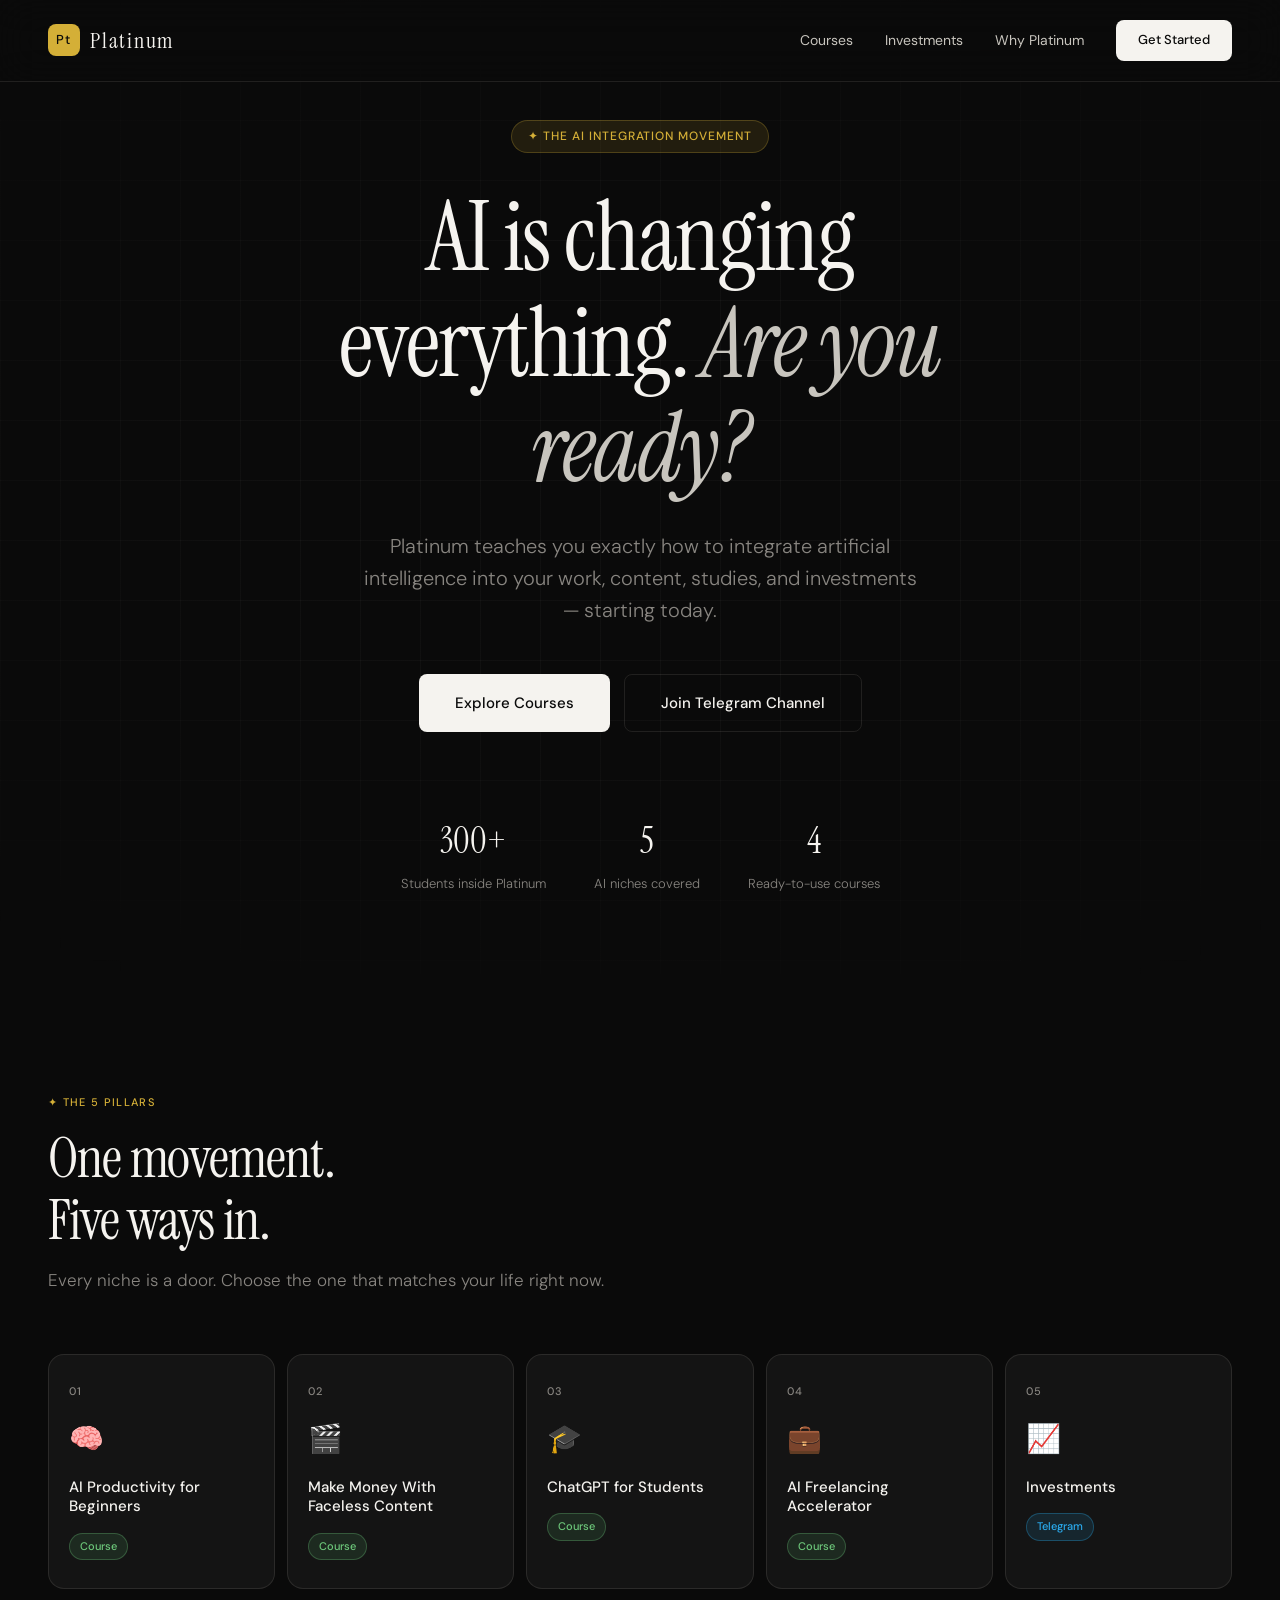
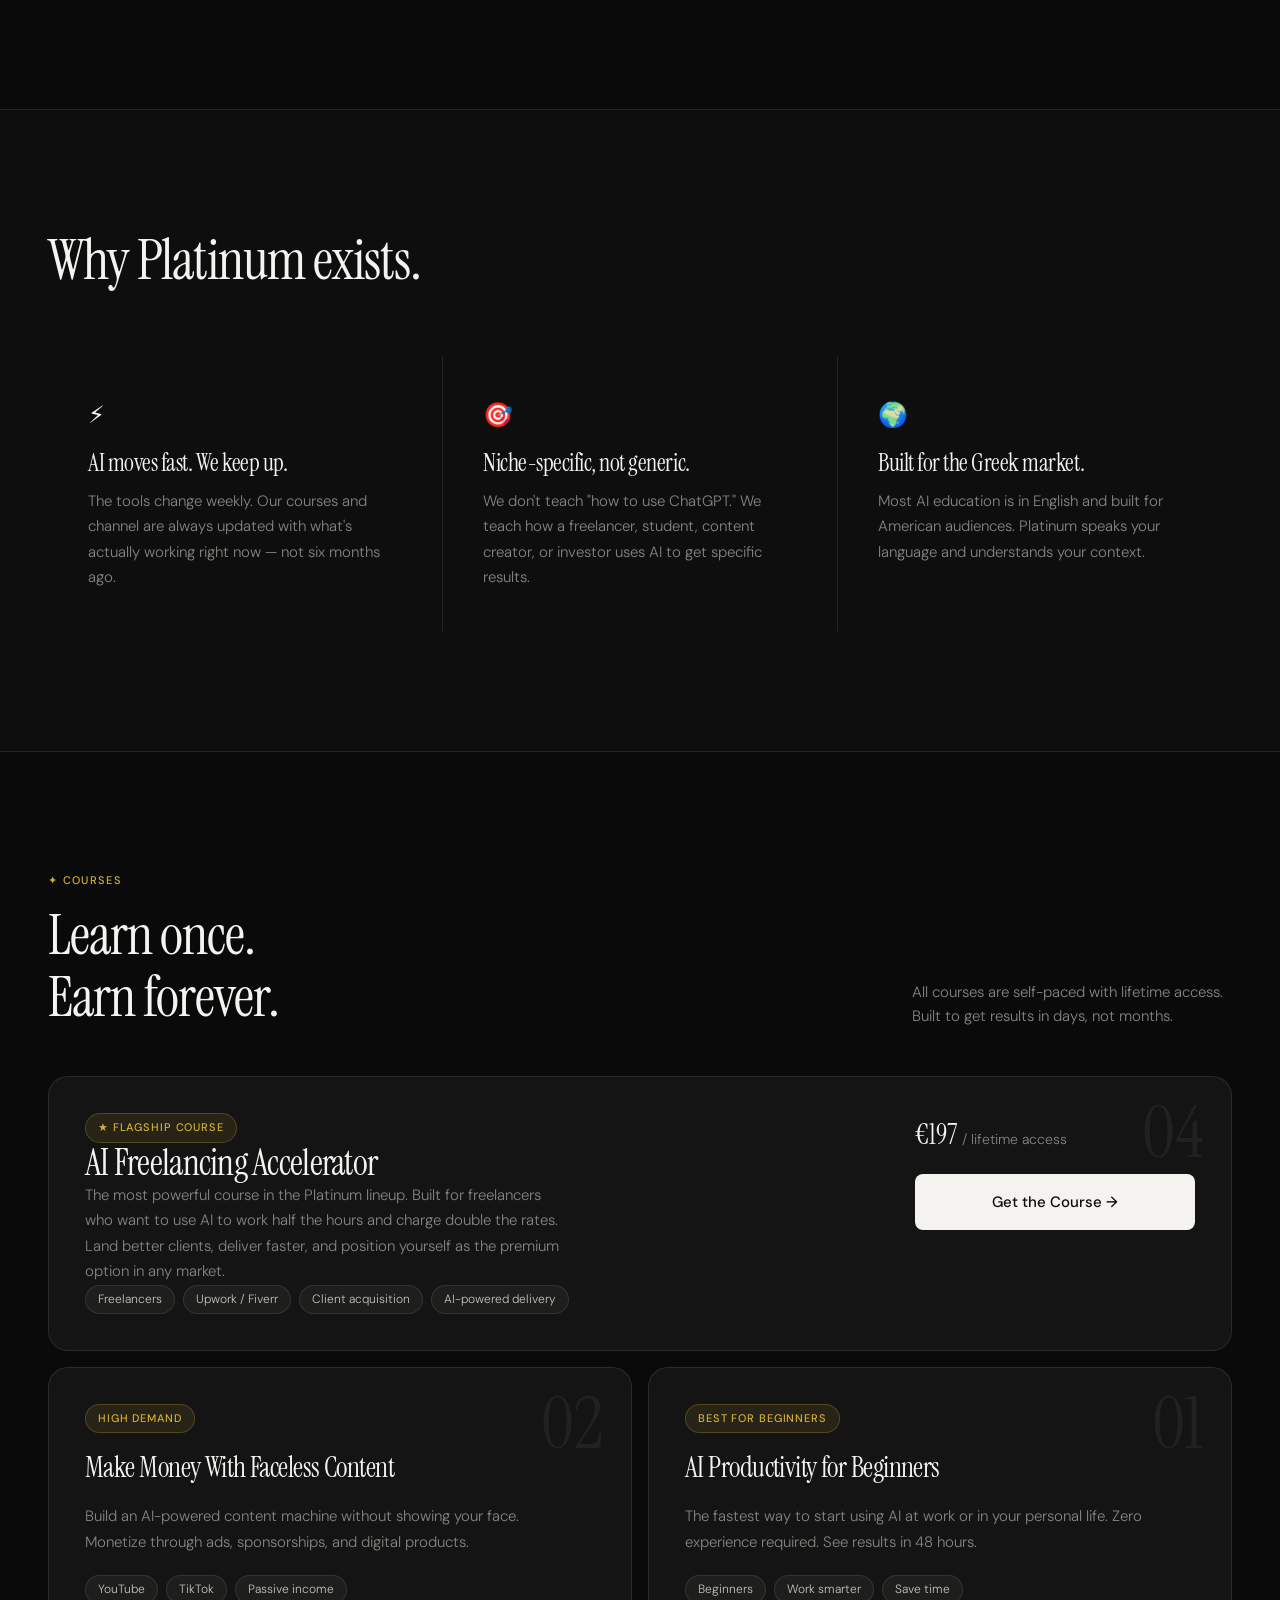
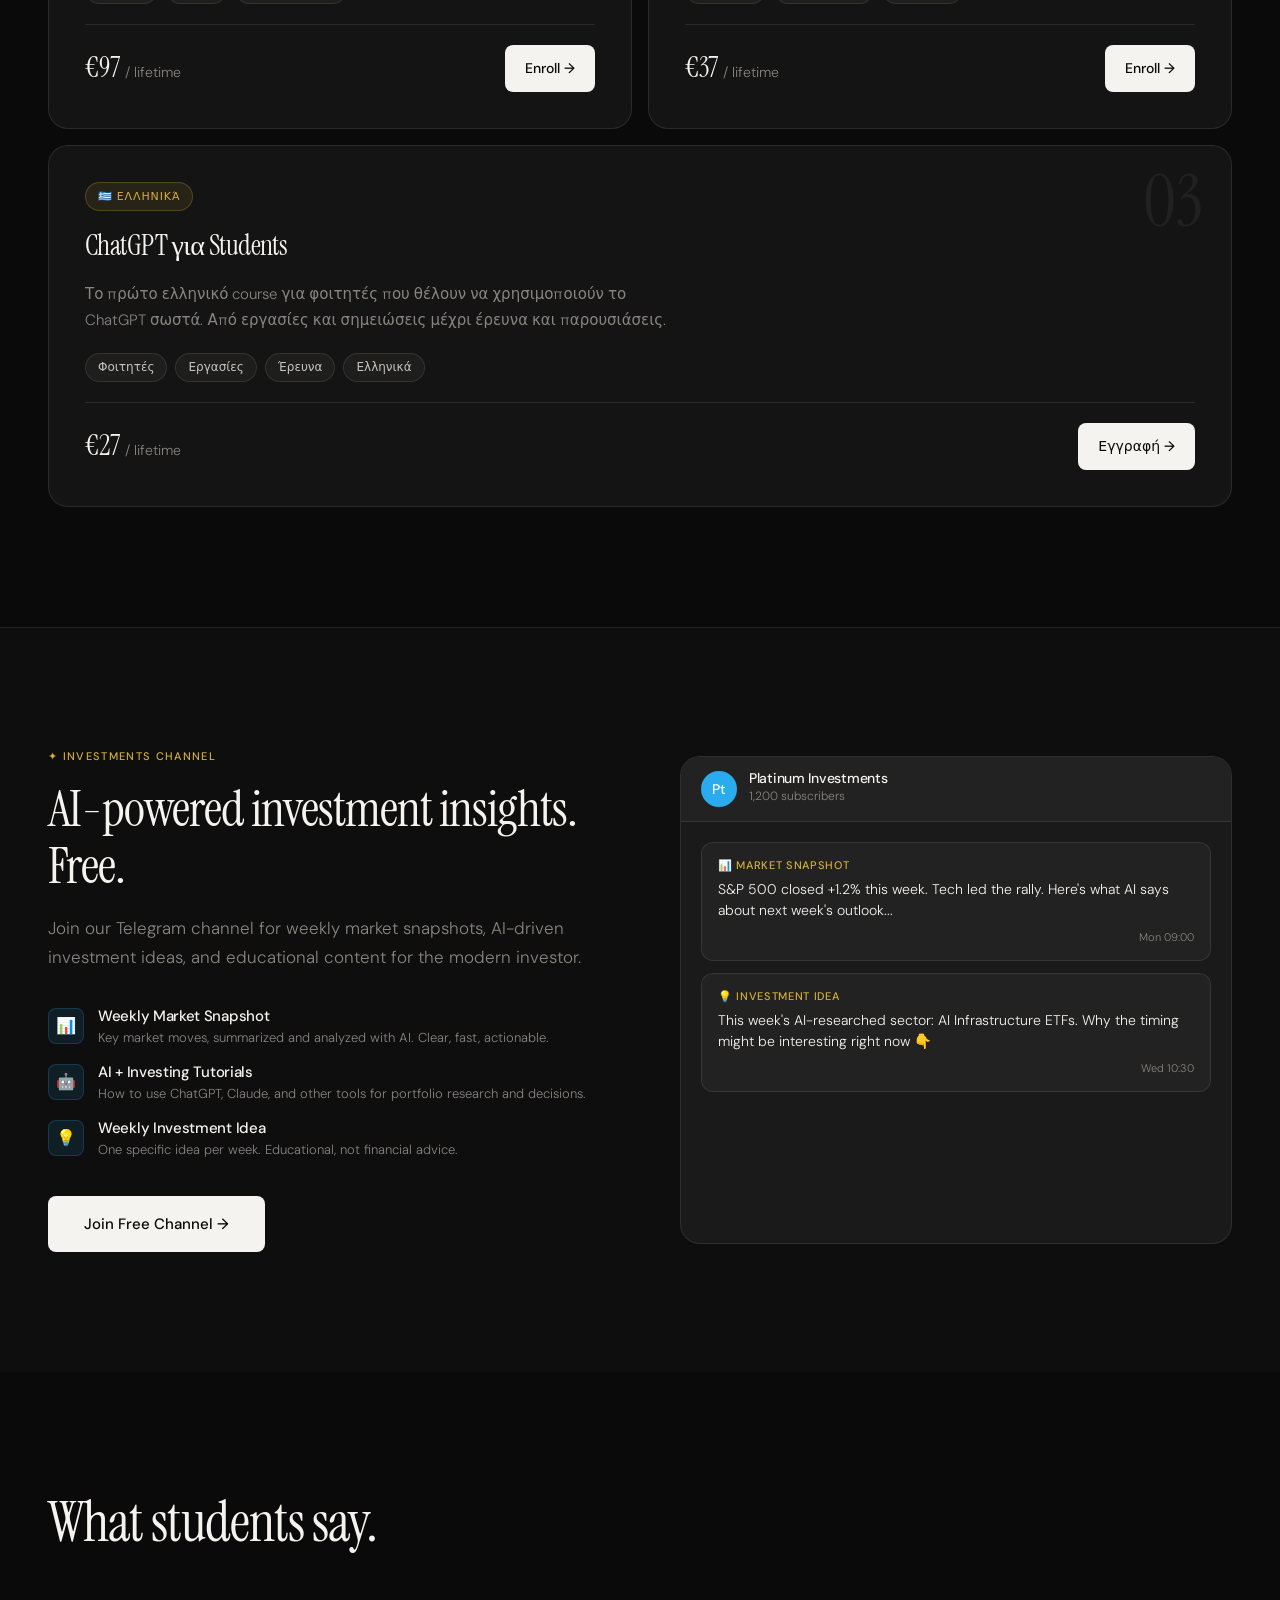
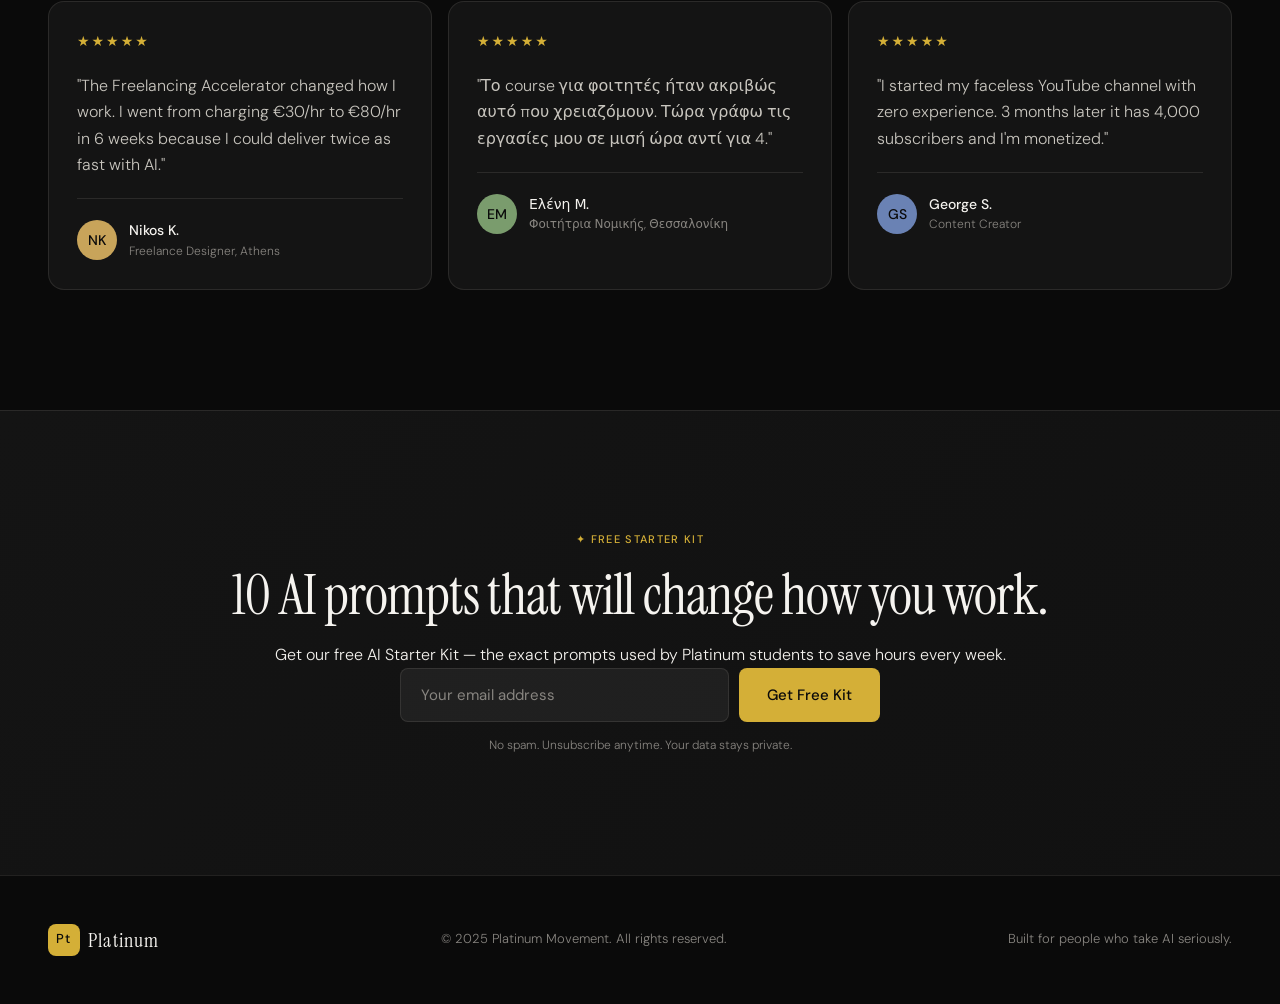
<file: index.html>
<!DOCTYPE html>
<html lang="en">
<head>
  <meta charset="UTF-8" />
  <meta name="viewport" content="width=device-width, initial-scale=1.0" />
  <meta name="description" content="Platinum — The AI Integration Movement. Learn how to integrate artificial intelligence into your work, content, studies, and investments." />
  <meta property="og:title" content="Platinum — The AI Integration Movement" />
  <meta property="og:description" content="5 niches. 4 courses. 1 free Telegram channel. Start using AI today." />
  <meta property="og:type" content="website" />
  <title>Platinum — The AI Integration Movement</title>
  <link rel="stylesheet" href="css/global.css" />
  <link rel="stylesheet" href="css/landing.css" />
</head>
<body>

  <!-- ══ NAVBAR ══════════════════════════════════════════════ -->
  <nav class="navbar">
    <a href="index.html" class="nav-logo">
      <div class="pt-badge">Pt</div>
      Platinum
    </a>
    <div class="nav-links">
      <a href="#courses">Courses</a>
      <a href="#investments">Investments</a>
      <a href="#about">Why Platinum</a>
      <a href="#email" class="nav-cta">Get Started</a>
    </div>
    <button class="nav-hamburger" aria-label="Toggle menu">
      <span></span><span></span><span></span>
    </button>
  </nav>

  <!-- ══ HERO ════════════════════════════════════════════════ -->
  <section class="hero">
    <div class="hero-grid" aria-hidden="true"></div>

    <div class="hero-eyebrow eyebrow">✦ The AI Integration Movement</div>

    <h1>AI is changing<br>everything. <em>Are you<br>ready?</em></h1>

    <p class="hero-sub">
      Platinum teaches you exactly how to integrate artificial intelligence
      into your work, content, studies, and investments — starting today.
    </p>

    <div class="hero-ctas">
      <a href="#courses" class="btn btn-primary">Explore Courses</a>
      <a href="#investments" class="btn btn-secondary">Join Telegram Channel</a>
    </div>

    <div class="hero-stats">
      <div class="stat">
        <div class="stat-num" data-target="300" data-suffix="+">300+</div>
        <div class="stat-label">Students inside Platinum</div>
      </div>
      <div class="stat">
        <div class="stat-num" data-target="5">5</div>
        <div class="stat-label">AI niches covered</div>
      </div>
      <div class="stat">
        <div class="stat-num" data-target="4">4</div>
        <div class="stat-label">Ready-to-use courses</div>
      </div>
    </div>
  </section>

  <!-- ══ PILLARS ══════════════════════════════════════════════ -->
  <section class="pillars-section" id="about">
    <div class="section-inner">
      <div class="pillars-header reveal">
        <div class="section-label">✦ The 5 Pillars</div>
        <h2>One movement.<br>Five ways in.</h2>
        <p>Every niche is a door. Choose the one that matches your life right now.</p>
      </div>
      <div class="grid-5 reveal">
        <a href="course-productivity.html" class="pillar-card">
          <div class="pillar-num">01</div>
          <div class="pillar-icon">🧠</div>
          <div class="pillar-name">AI Productivity for Beginners</div>
          <span class="pillar-type type-course">Course</span>
        </a>
        <a href="course-faceless.html" class="pillar-card">
          <div class="pillar-num">02</div>
          <div class="pillar-icon">🎬</div>
          <div class="pillar-name">Make Money With Faceless Content</div>
          <span class="pillar-type type-course">Course</span>
        </a>
        <a href="course-students.html" class="pillar-card">
          <div class="pillar-num">03</div>
          <div class="pillar-icon">🎓</div>
          <div class="pillar-name">ChatGPT for Students</div>
          <span class="pillar-type type-course">Course</span>
        </a>
        <a href="course-freelancing.html" class="pillar-card">
          <div class="pillar-num">04</div>
          <div class="pillar-icon">💼</div>
          <div class="pillar-name">AI Freelancing Accelerator</div>
          <span class="pillar-type type-course">Course</span>
        </a>
        <a href="#investments" class="pillar-card">
          <div class="pillar-num">05</div>
          <div class="pillar-icon">📈</div>
          <div class="pillar-name">Investments</div>
          <span class="pillar-type type-channel">Telegram</span>
        </a>
      </div>
    </div>
  </section>

  <!-- ══ WHY ══════════════════════════════════════════════════ -->
  <section class="why-section">
    <div class="section-inner">
      <h2 class="reveal">Why Platinum exists.</h2>
      <div class="why-grid reveal">
        <div class="why-item">
          <div class="why-icon">⚡</div>
          <h3>AI moves fast. We keep up.</h3>
          <p>The tools change weekly. Our courses and channel are always updated with what's actually working right now — not six months ago.</p>
        </div>
        <div class="why-item">
          <div class="why-icon">🎯</div>
          <h3>Niche-specific, not generic.</h3>
          <p>We don't teach "how to use ChatGPT." We teach how a freelancer, student, content creator, or investor uses AI to get specific results.</p>
        </div>
        <div class="why-item">
          <div class="why-icon">🌍</div>
          <h3>Built for the Greek market.</h3>
          <p>Most AI education is in English and built for American audiences. Platinum speaks your language and understands your context.</p>
        </div>
      </div>
    </div>
  </section>

  <!-- ══ COURSES ══════════════════════════════════════════════ -->
  <section class="courses-section" id="courses">
    <div class="section-inner">
      <div class="courses-header reveal">
        <div>
          <div class="section-label">✦ Courses</div>
          <h2>Learn once.<br>Earn forever.</h2>
        </div>
        <p>All courses are self-paced with lifetime access. Built to get results in days, not months.</p>
      </div>

      <div class="courses-grid">
        <!-- Featured -->
        <div class="course-card featured reveal">
          <div class="course-content">
            <span class="course-tag">★ Flagship Course</span>
            <h3 class="course-title">AI Freelancing Accelerator</h3>
            <p class="course-desc">The most powerful course in the Platinum lineup. Built for freelancers who want to use AI to work half the hours and charge double the rates. Land better clients, deliver faster, and position yourself as the premium option in any market.</p>
            <div class="course-meta">
              <span class="pill">Freelancers</span>
              <span class="pill">Upwork / Fiverr</span>
              <span class="pill">Client acquisition</span>
              <span class="pill">AI-powered delivery</span>
            </div>
          </div>
          <div class="course-side">
            <div class="course-card-num">04</div>
            <div style="display:flex;flex-direction:column;gap:16px;">
              <div class="course-price">€197 <span>/ lifetime access</span></div>
              <a href="course-freelancing.html" class="btn btn-primary" style="text-align:center;">Get the Course →</a>
            </div>
          </div>
        </div>

        <div class="course-card reveal">
          <div class="course-card-num">02</div>
          <span class="course-tag">High Demand</span>
          <h3 class="course-title">Make Money With Faceless Content</h3>
          <p class="course-desc">Build an AI-powered content machine without showing your face. Monetize through ads, sponsorships, and digital products.</p>
          <div class="course-meta">
            <span class="pill">YouTube</span>
            <span class="pill">TikTok</span>
            <span class="pill">Passive income</span>
          </div>
          <div class="course-footer">
            <div class="course-price">€97 <span>/ lifetime</span></div>
            <a href="course-faceless.html" class="btn btn-primary" style="padding:12px 20px;font-size:14px;">Enroll →</a>
          </div>
        </div>

        <div class="course-card reveal">
          <div class="course-card-num">01</div>
          <span class="course-tag">Best for Beginners</span>
          <h3 class="course-title">AI Productivity for Beginners</h3>
          <p class="course-desc">The fastest way to start using AI at work or in your personal life. Zero experience required. See results in 48 hours.</p>
          <div class="course-meta">
            <span class="pill">Beginners</span>
            <span class="pill">Work smarter</span>
            <span class="pill">Save time</span>
          </div>
          <div class="course-footer">
            <div class="course-price">€37 <span>/ lifetime</span></div>
            <a href="course-productivity.html" class="btn btn-primary" style="padding:12px 20px;font-size:14px;">Enroll →</a>
          </div>
        </div>

        <div class="course-card reveal" style="grid-column:span 2;">
          <div class="course-card-num">03</div>
          <span class="course-tag">🇬🇷 Ελληνικά</span>
          <h3 class="course-title">ChatGPT για Students</h3>
          <p class="course-desc" style="max-width:600px;">Το πρώτο ελληνικό course για φοιτητές που θέλουν να χρησιμοποιούν το ChatGPT σωστά. Από εργασίες και σημειώσεις μέχρι έρευνα και παρουσιάσεις.</p>
          <div class="course-meta">
            <span class="pill">Φοιτητές</span>
            <span class="pill">Εργασίες</span>
            <span class="pill">Έρευνα</span>
            <span class="pill">Ελληνικά</span>
          </div>
          <div class="course-footer">
            <div class="course-price">€27 <span>/ lifetime</span></div>
            <a href="course-students.html" class="btn btn-primary" style="padding:12px 20px;font-size:14px;">Εγγραφή →</a>
          </div>
        </div>
      </div>
    </div>
  </section>

  <!-- ══ TELEGRAM ══════════════════════════════════════════════ -->
  <section class="telegram-section" id="investments">
    <div class="section-inner">
      <div class="telegram-inner">
        <div class="reveal">
          <div class="section-label">✦ Investments Channel</div>
          <h2>AI-powered investment insights. Free.</h2>
          <p>Join our Telegram channel for weekly market snapshots, AI-driven investment ideas, and educational content for the modern investor.</p>
          <div class="tg-features">
            <div class="tg-feature">
              <div class="tg-feature-icon">📊</div>
              <div>
                <h4>Weekly Market Snapshot</h4>
                <p>Key market moves, summarized and analyzed with AI. Clear, fast, actionable.</p>
              </div>
            </div>
            <div class="tg-feature">
              <div class="tg-feature-icon">🤖</div>
              <div>
                <h4>AI + Investing Tutorials</h4>
                <p>How to use ChatGPT, Claude, and other tools for portfolio research and decisions.</p>
              </div>
            </div>
            <div class="tg-feature">
              <div class="tg-feature-icon">💡</div>
              <div>
                <h4>Weekly Investment Idea</h4>
                <p>One specific idea per week. Educational, not financial advice.</p>
              </div>
            </div>
          </div>
          <a href="https://t.me/platinumaifuture" class="btn btn-primary" target="_blank" rel="noopener">Join Free Channel →</a>
        </div>

        <div class="tg-mockup reveal">
          <div class="tg-mockup-header">
            <div class="tg-mockup-avatar">Pt</div>
            <div class="tg-mockup-info">
              <h4>Platinum Investments</h4>
              <p>1,200 subscribers</p>
            </div>
          </div>
          <div class="tg-messages">
            <div class="tg-msg">
              <div class="msg-tag">📊 Market Snapshot</div>
              S&P 500 closed +1.2% this week. Tech led the rally. Here's what AI says about next week's outlook...
              <div class="msg-time">Mon 09:00</div>
            </div>
            <div class="tg-msg">
              <div class="msg-tag">💡 Investment Idea</div>
              This week's AI-researched sector: AI Infrastructure ETFs. Why the timing might be interesting right now 👇
              <div class="msg-time">Wed 10:30</div>
            </div>
            <div class="tg-msg">
              <div class="msg-tag">🤖 AI Tutorial</div>
              How I used Claude to analyze 3 company earnings reports in 10 minutes. Full prompt included 🧵
              <div class="msg-time">Fri 12:00</div>
            </div>
          </div>
        </div>
      </div>
    </div>
  </section>

  <!-- ══ TESTIMONIALS ═════════════════════════════════════════ -->
  <section class="testimonials-section">
    <div class="section-inner">
      <h2 class="reveal">What students say.</h2>
      <div class="grid-3 reveal">
        <div class="testi-card">
          <div class="testi-stars">★★★★★</div>
          <p class="testi-quote">"The Freelancing Accelerator changed how I work. I went from charging €30/hr to €80/hr in 6 weeks because I could deliver twice as fast with AI."</p>
          <div class="testi-author">
            <div class="testi-avatar" style="background:#c8a45a;">NK</div>
            <div>
              <div class="testi-name">Nikos K.</div>
              <div class="testi-role">Freelance Designer, Athens</div>
            </div>
          </div>
        </div>
        <div class="testi-card">
          <div class="testi-stars">★★★★★</div>
          <p class="testi-quote">"Το course για φοιτητές ήταν ακριβώς αυτό που χρειαζόμουν. Τώρα γράφω τις εργασίες μου σε μισή ώρα αντί για 4."</p>
          <div class="testi-author">
            <div class="testi-avatar" style="background:#7a9c6d;">EM</div>
            <div>
              <div class="testi-name">Ελένη Μ.</div>
              <div class="testi-role">Φοιτήτρια Νομικής, Θεσσαλονίκη</div>
            </div>
          </div>
        </div>
        <div class="testi-card">
          <div class="testi-stars">★★★★★</div>
          <p class="testi-quote">"I started my faceless YouTube channel with zero experience. 3 months later it has 4,000 subscribers and I'm monetized."</p>
          <div class="testi-author">
            <div class="testi-avatar" style="background:#6a82b4;">GS</div>
            <div>
              <div class="testi-name">George S.</div>
              <div class="testi-role">Content Creator</div>
            </div>
          </div>
        </div>
      </div>
    </div>
  </section>

  <!-- ══ EMAIL ════════════════════════════════════════════════ -->
  <section class="email-section" id="email">
    <div class="section-inner">
      <div class="reveal">
        <div class="section-label">✦ Free Starter Kit</div>
        <h2>10 AI prompts that will change how you work.</h2>
        <p>Get our free AI Starter Kit — the exact prompts used by Platinum students to save hours every week.</p>
        <form class="email-form" novalidate>
          <input type="email" placeholder="Your email address" required aria-label="Email address" />
          <button type="submit" class="btn btn-gold">Get Free Kit</button>
        </form>
        <p class="email-fine">No spam. Unsubscribe anytime. Your data stays private.</p>
      </div>
    </div>
  </section>

  <!-- ══ FOOTER ═══════════════════════════════════════════════ -->
  <footer class="site-footer">
    <div class="footer-logo">
      <div class="pt-badge">Pt</div>
      Platinum
    </div>
    <p style="font-size:13px;color:var(--gray);">© 2025 Platinum Movement. All rights reserved.</p>
    <p style="font-size:13px;color:var(--gray);">Built for people who take AI seriously.</p>
  </footer>

  <script src="js/main.js"></script>
</body>
</html>
</file>
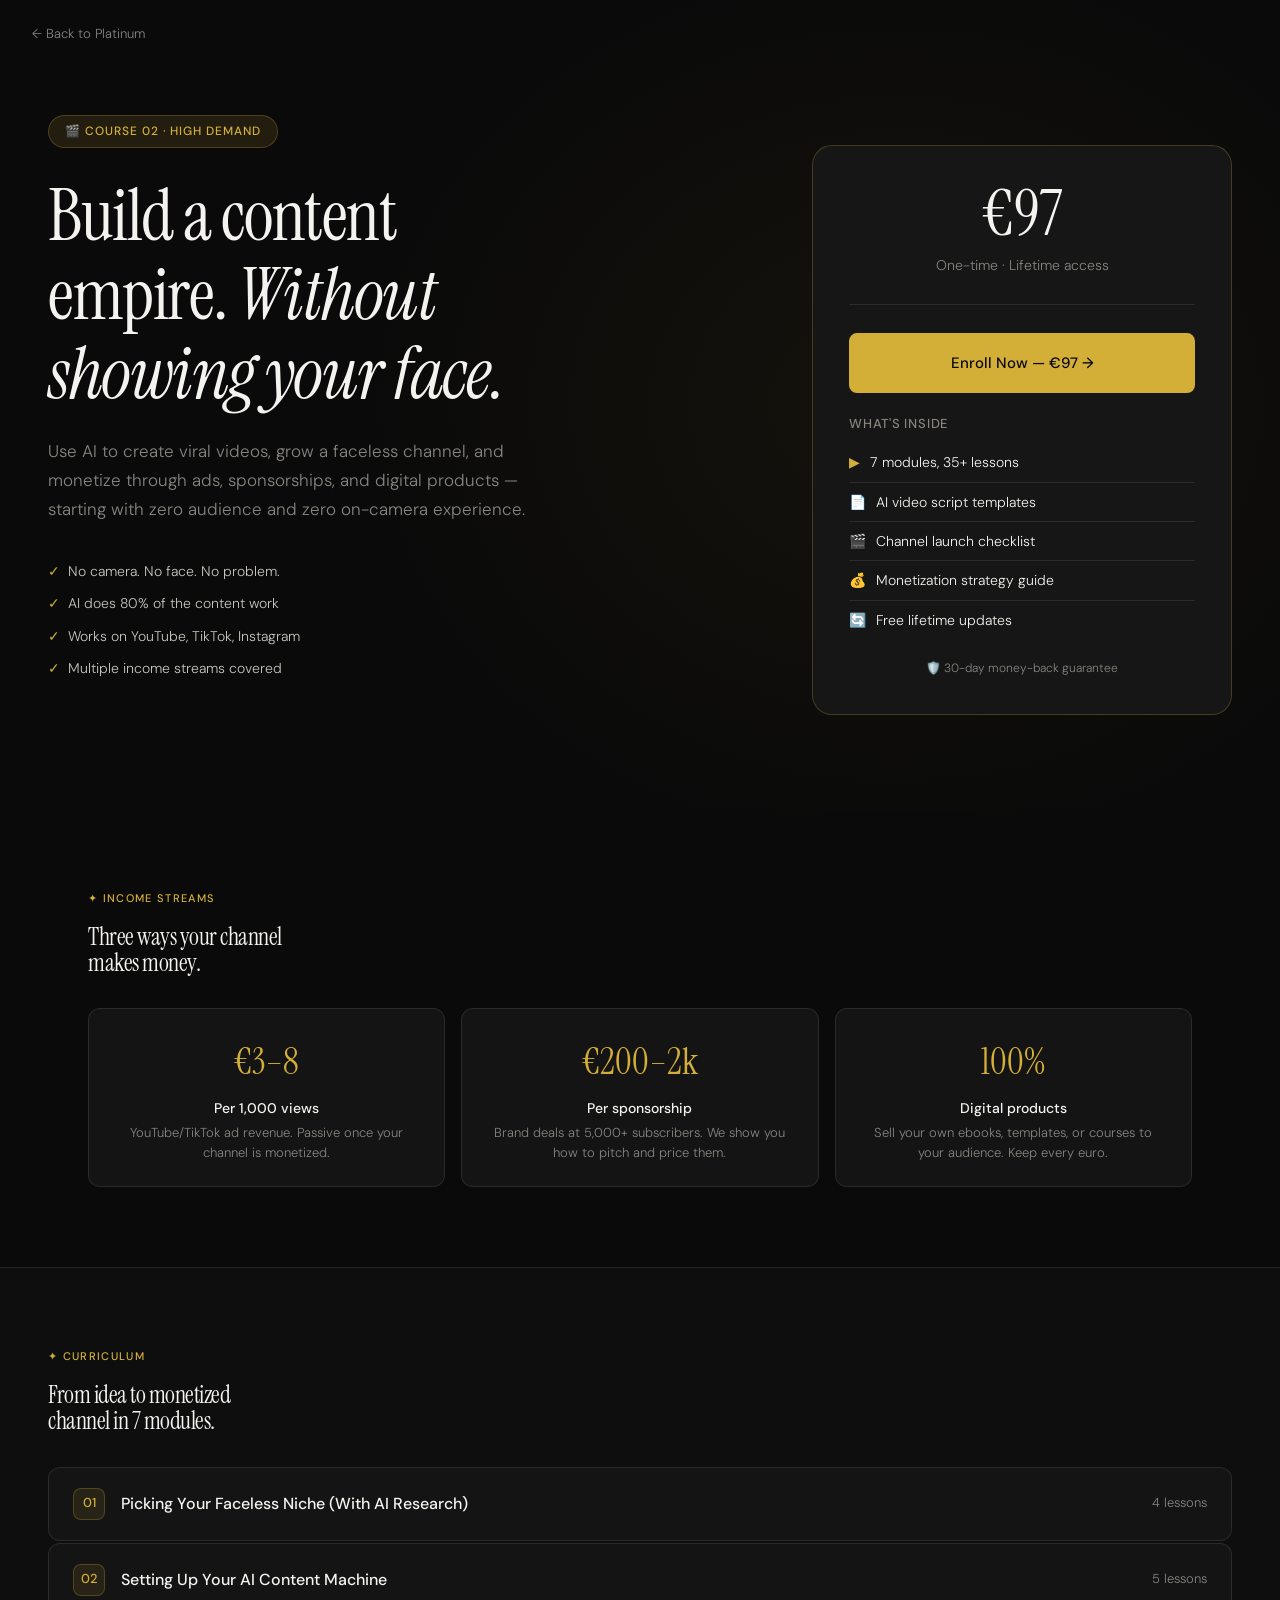
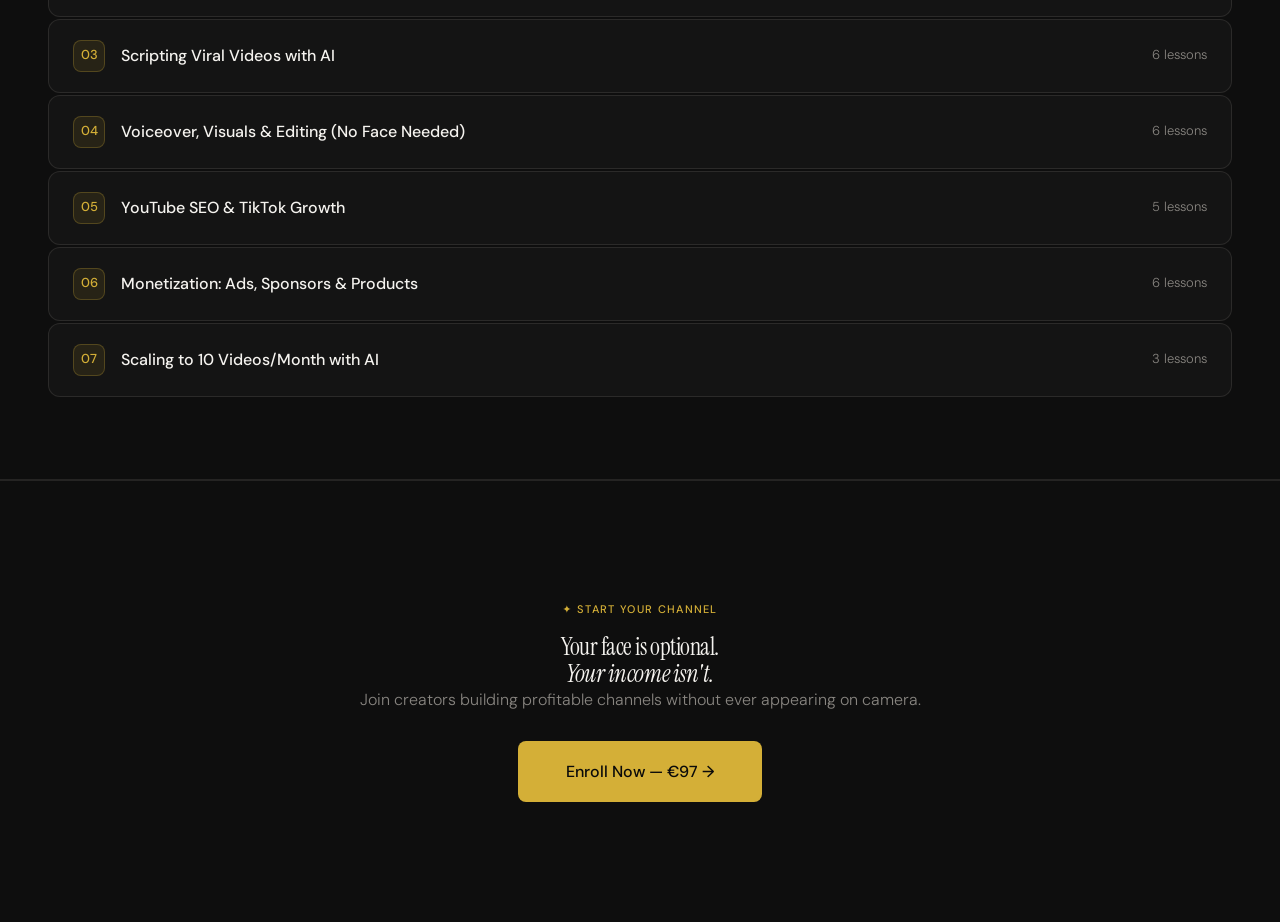
<file: course-faceless.html>
<!DOCTYPE html>
<html lang="en">
<head>
  <meta charset="UTF-8" /><meta name="viewport" content="width=device-width, initial-scale=1.0" />
  <meta name="description" content="Make Money With Faceless Content — Build a content empire without showing your face using AI." />
  <title>Make Money With Faceless Content — Platinum</title>
  <link rel="stylesheet" href="css/global.css" />
  <link rel="stylesheet" href="css/courses.css" />
</head>
<body>
  <a href="index.html" class="back-link">← Back to Platinum</a>

  <section class="course-hero">
    <div class="course-hero-bg"></div>
    <div class="course-hero-inner">
      <div>
        <div class="eyebrow" style="margin-bottom:28px;">🎬 Course 02 · High Demand</div>
        <h1>Build a content<br>empire. <em>Without<br>showing your face.</em></h1>
        <p style="font-size:17px;color:var(--gray);max-width:520px;margin-bottom:36px;line-height:1.7;">
          Use AI to create viral videos, grow a faceless channel, and monetize through ads,
          sponsorships, and digital products — starting with zero audience and zero on-camera experience.
        </p>
        <ul class="hero-proof-list">
          <li class="proof-item">No camera. No face. No problem.</li>
          <li class="proof-item">AI does 80% of the content work</li>
          <li class="proof-item">Works on YouTube, TikTok, Instagram</li>
          <li class="proof-item">Multiple income streams covered</li>
        </ul>
      </div>
      <div class="price-card">
        <div class="price-tag">
          <div class="price-main">€97</div>
          <div class="price-sub">One-time · Lifetime access</div>
        </div>
        <a href="https://aiplatinum.gumroad.com/l/facelesscontent" class="btn btn-gold btn-block" style="margin-bottom:12px;padding:18px;">Enroll Now — €97 →</a>
        <div class="price-includes">
          <h4>What's inside</h4>
          <div class="include-item"><span class="include-icon">▶</span>7 modules, 35+ lessons</div>
          <div class="include-item"><span class="include-icon">📄</span>AI video script templates</div>
          <div class="include-item"><span class="include-icon">🎬</span>Channel launch checklist</div>
          <div class="include-item"><span class="include-icon">💰</span>Monetization strategy guide</div>
          <div class="include-item"><span class="include-icon">🔄</span>Free lifetime updates</div>
        </div>
        <div class="guarantee">🛡️ 30-day money-back guarantee</div>
      </div>
    </div>
  </section>

  <section class="course-section reveal">
    <div class="section-label">✦ Income Streams</div>
    <h2>Three ways your channel<br>makes money.</h2>
    <div class="grid-3" style="margin-top:32px;">
      <div class="income-card"><div class="income-num">€3–8</div><div class="income-src">Per 1,000 views</div><div class="income-desc">YouTube/TikTok ad revenue. Passive once your channel is monetized.</div></div>
      <div class="income-card"><div class="income-num">€200–2k</div><div class="income-src">Per sponsorship</div><div class="income-desc">Brand deals at 5,000+ subscribers. We show you how to pitch and price them.</div></div>
      <div class="income-card"><div class="income-num">100%</div><div class="income-src">Digital products</div><div class="income-desc">Sell your own ebooks, templates, or courses to your audience. Keep every euro.</div></div>
    </div>
  </section>

  <div class="course-section-dark">
    <div class="section-inner">
      <div class="section-label reveal">✦ Curriculum</div>
      <h2 class="reveal">From idea to monetized<br>channel in 7 modules.</h2>
      <div class="reveal" style="margin-top:32px;">
        <div class="accordion-item"><div class="accordion-header"><div class="accordion-num">01</div><div class="accordion-title">Picking Your Faceless Niche (With AI Research)</div><div class="accordion-count">4 lessons</div></div><div class="accordion-body"><ul class="lesson-list"><li>What makes a niche work without a face</li><li>AI-powered niche research</li><li>Competitive analysis in 20 minutes</li><li>Validating demand before you start</li></ul></div></div>
        <div class="accordion-item"><div class="accordion-header"><div class="accordion-num">02</div><div class="accordion-title">Setting Up Your AI Content Machine</div><div class="accordion-count">5 lessons</div></div><div class="accordion-body"><ul class="lesson-list"><li>Your complete AI tool stack</li><li>Channel branding without a designer</li><li>Setting up your workflow automation</li><li>Content calendar system</li><li>The 3-hour weekly content routine</li></ul></div></div>
        <div class="accordion-item"><div class="accordion-header"><div class="accordion-num">03</div><div class="accordion-title">Scripting Viral Videos with AI</div><div class="accordion-count">6 lessons</div></div><div class="accordion-body"><ul class="lesson-list"><li>The anatomy of a viral video</li><li>Hook formulas that stop the scroll</li><li>AI scripting prompts that work</li><li>Pacing and retention optimization</li><li>Titles and thumbnails with AI</li><li>A/B testing your hooks</li></ul></div></div>
        <div class="accordion-item"><div class="accordion-header"><div class="accordion-num">04</div><div class="accordion-title">Voiceover, Visuals &amp; Editing (No Face Needed)</div><div class="accordion-count">6 lessons</div></div><div class="accordion-body"><ul class="lesson-list"><li>Text-to-speech tools comparison</li><li>Using your voice without showing your face</li><li>Free stock footage sources</li><li>AI image and video generation</li><li>Simple editing workflow</li><li>Captions and subtitles automatically</li></ul></div></div>
        <div class="accordion-item"><div class="accordion-header"><div class="accordion-num">05</div><div class="accordion-title">YouTube SEO &amp; TikTok Growth</div><div class="accordion-count">5 lessons</div></div><div class="accordion-body"><ul class="lesson-list"><li>YouTube SEO fundamentals</li><li>TikTok algorithm in 2025</li><li>Cross-posting strategy</li><li>Using AI for keyword research</li><li>Growing to 1,000 subscribers fast</li></ul></div></div>
        <div class="accordion-item"><div class="accordion-header"><div class="accordion-num">06</div><div class="accordion-title">Monetization: Ads, Sponsors &amp; Products</div><div class="accordion-count">6 lessons</div></div><div class="accordion-body"><ul class="lesson-list"><li>YouTube Partner Program requirements</li><li>Pitching your first brand deal</li><li>Pricing your sponsorships</li><li>Creating your first digital product</li><li>Setting up Gumroad or Payhip</li><li>Email list building for creators</li></ul></div></div>
        <div class="accordion-item"><div class="accordion-header"><div class="accordion-num">07</div><div class="accordion-title">Scaling to 10 Videos/Month with AI</div><div class="accordion-count">3 lessons</div></div><div class="accordion-body"><ul class="lesson-list"><li>Batch production system</li><li>Repurposing one video across platforms</li><li>Outsourcing with AI assistance</li></ul></div></div>
      </div>
    </div>
  </div>

  <div class="cta-bottom reveal">
    <div class="section-label">✦ Start Your Channel</div>
    <h2>Your face is optional.<br><em>Your income isn't.</em></h2>
    <p style="color:var(--gray);margin-bottom:28px;font-size:16px;">Join creators building profitable channels without ever appearing on camera.</p>
    <a href="#" class="btn btn-gold" style="padding:18px 48px;font-size:16px;">Enroll Now — €97 →</a>
  </div>

  <script src="js/main.js"></script>
</body>
</html>
</file>
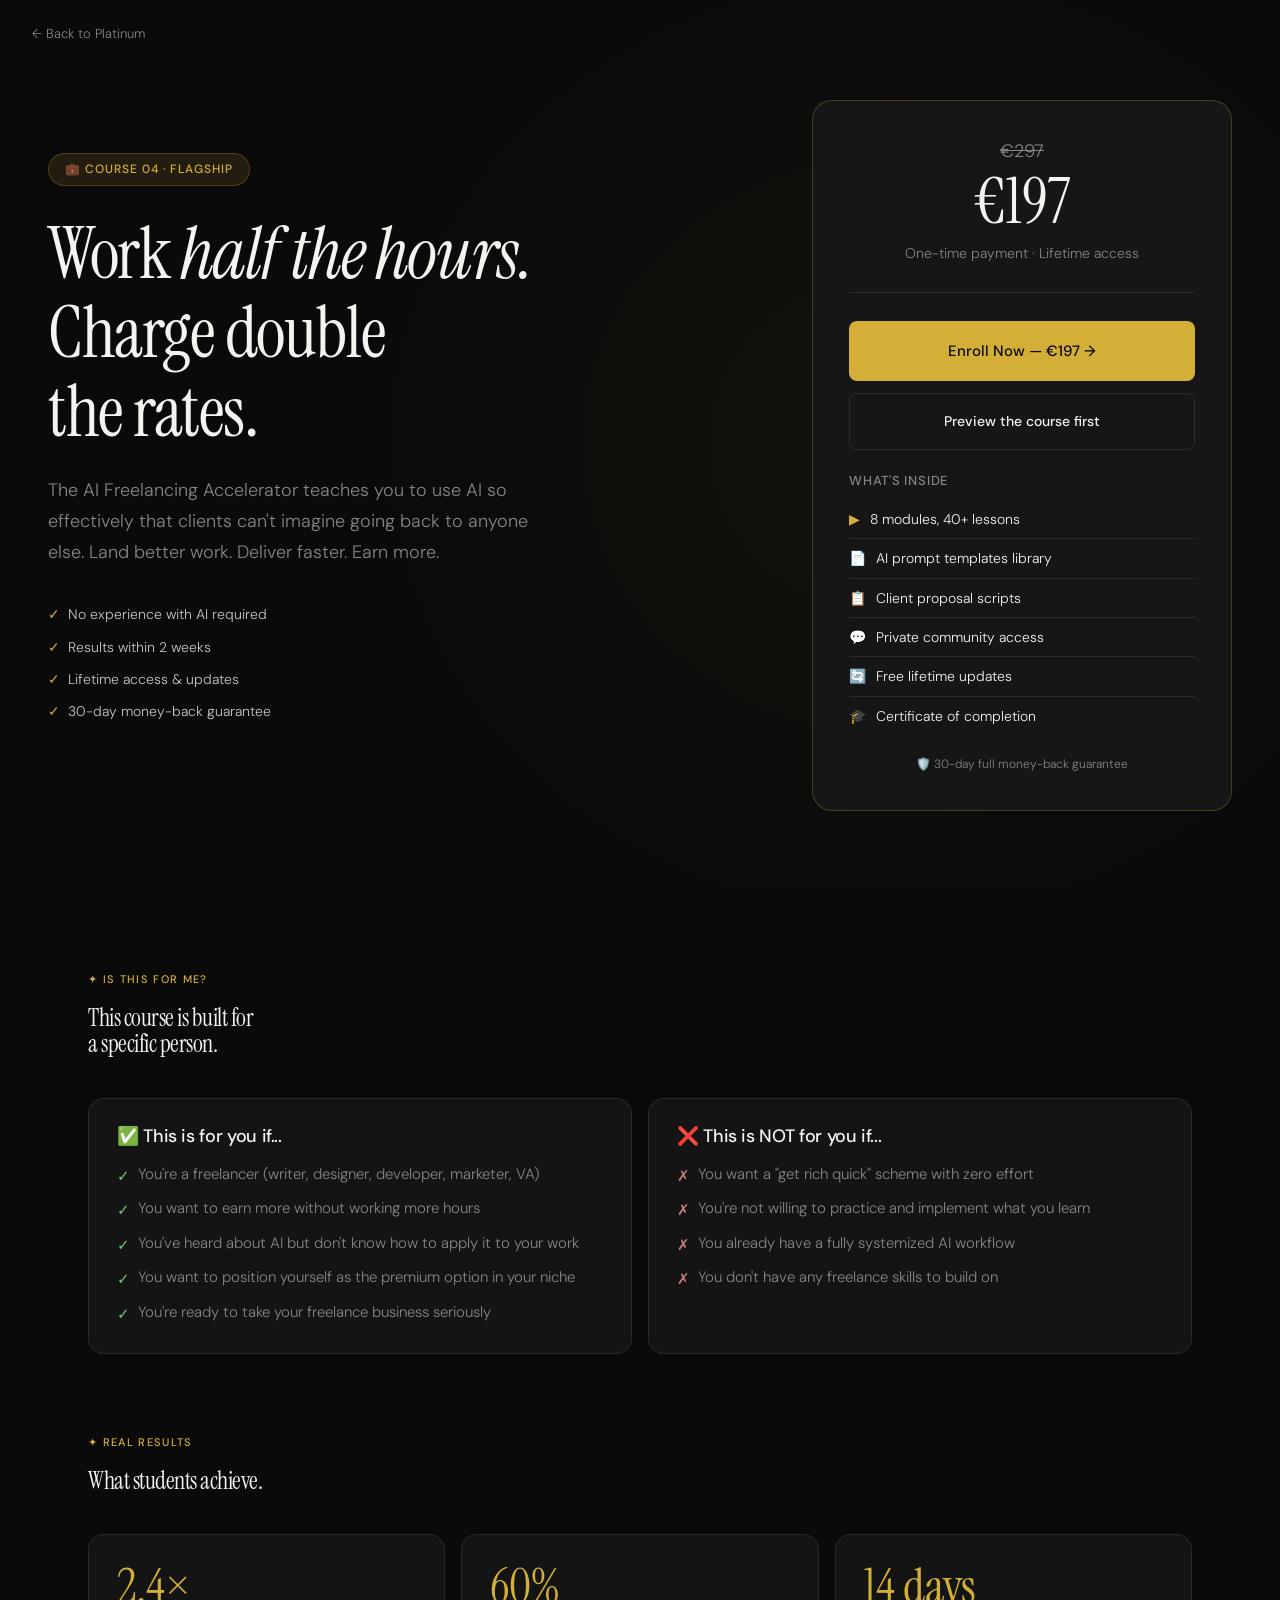
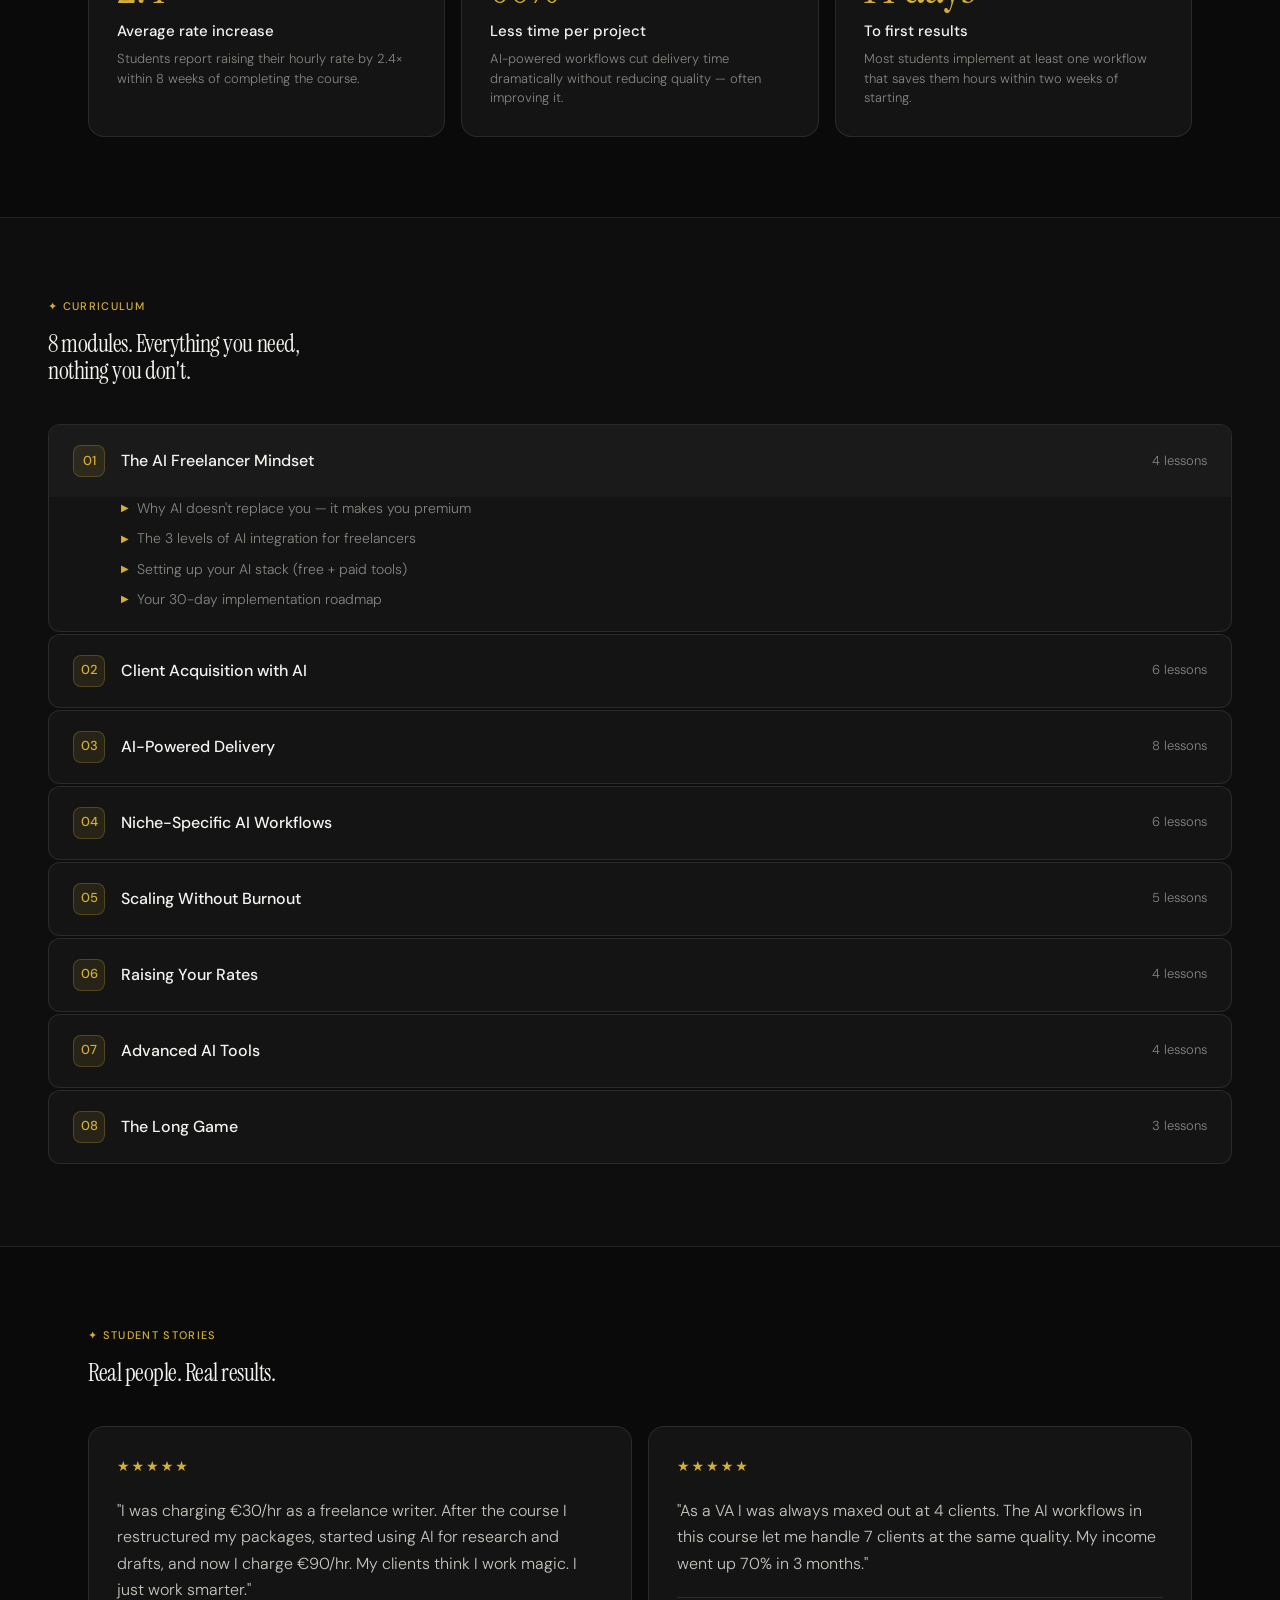
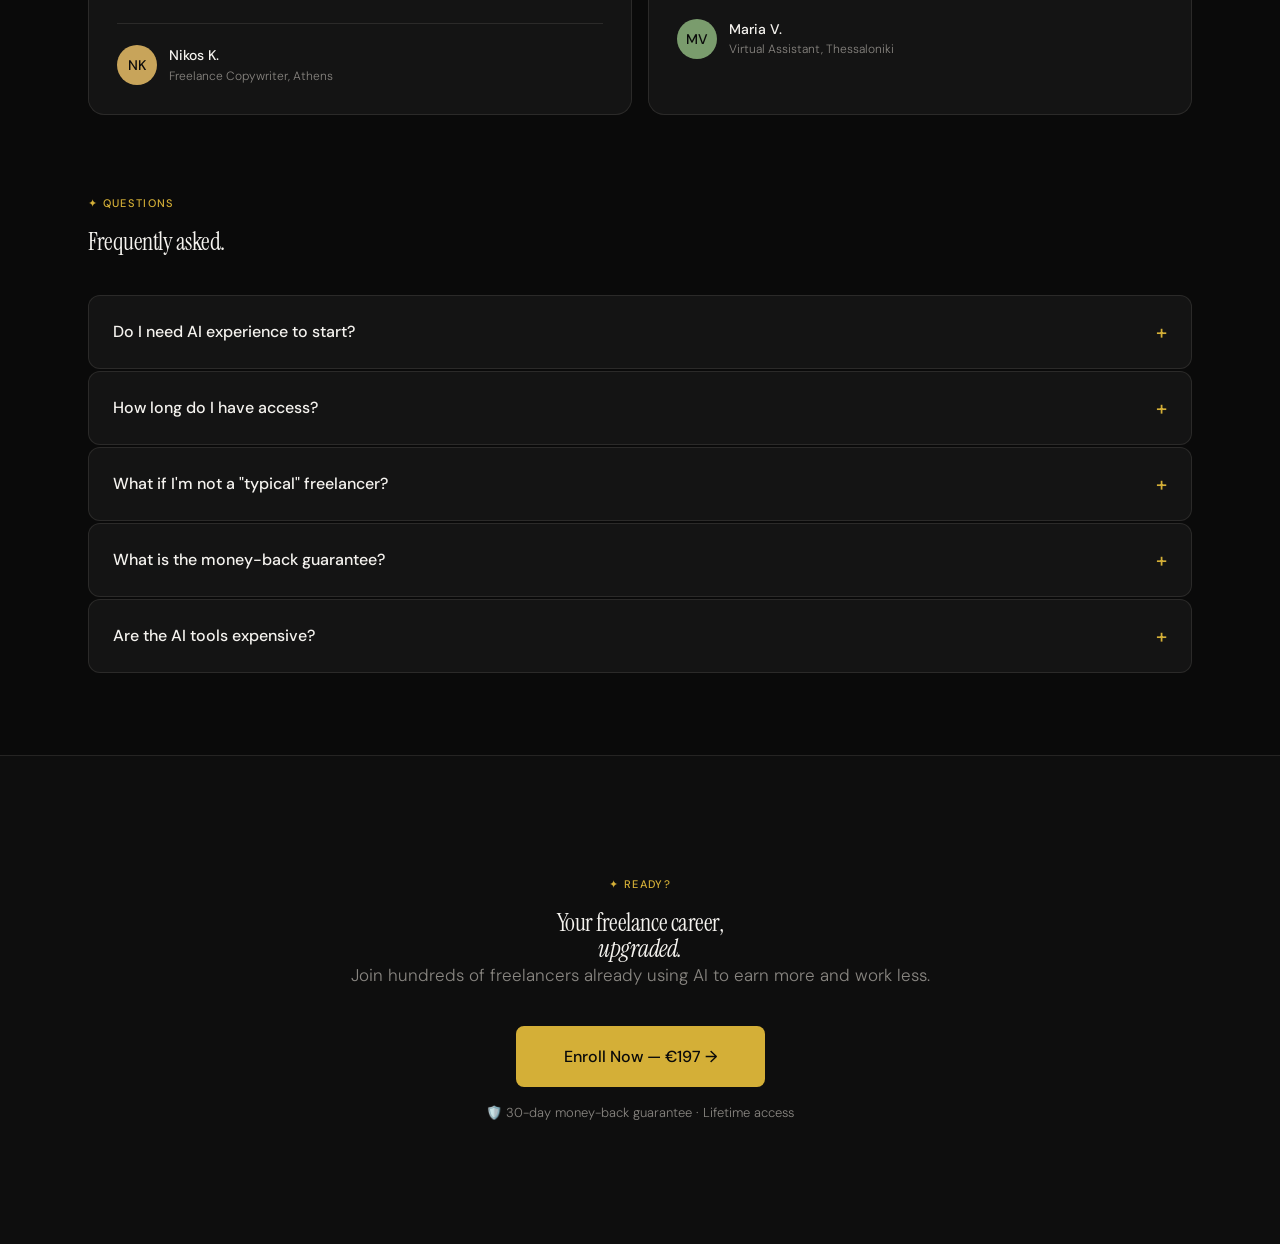
<file: course-freelancing.html>
<!DOCTYPE html>
<html lang="en">
<head>
  <meta charset="UTF-8" />
  <meta name="viewport" content="width=device-width, initial-scale=1.0" />
  <meta name="description" content="AI Freelancing Accelerator — Work half the hours. Charge double the rates. The flagship Platinum course." />
  <title>AI Freelancing Accelerator — Platinum</title>
  <link rel="stylesheet" href="css/global.css" />
  <link rel="stylesheet" href="css/courses.css" />
</head>
<body>

  <a href="index.html" class="back-link">← Back to Platinum</a>

  <!-- ══ HERO ════════════════════════════════════════════════ -->
  <section class="course-hero">
    <div class="course-hero-bg"></div>
    <div class="course-hero-inner">
      <div>
        <div class="eyebrow" style="margin-bottom:28px;">💼 Course 04 · Flagship</div>
        <h1>Work <em>half the hours.</em><br>Charge double<br>the rates.</h1>
        <p style="font-size:18px;color:var(--gray);max-width:520px;margin-bottom:36px;line-height:1.7;">
          The AI Freelancing Accelerator teaches you to use AI so effectively that clients can't
          imagine going back to anyone else. Land better work. Deliver faster. Earn more.
        </p>
        <ul class="hero-proof-list">
          <li class="proof-item">No experience with AI required</li>
          <li class="proof-item">Results within 2 weeks</li>
          <li class="proof-item">Lifetime access &amp; updates</li>
          <li class="proof-item">30-day money-back guarantee</li>
        </ul>
      </div>

      <div class="price-card">
        <div class="price-tag">
          <div class="price-original">€297</div>
          <div class="price-main">€197</div>
          <div class="price-sub">One-time payment · Lifetime access</div>
        </div>
        <a href="https://aiplatinum.gumroad.com/l/freelancingaccelerator" class="btn btn-gold btn-block" style="margin-bottom:12px;padding:18px;">Enroll Now — €197 →</a>
        <a href="#curriculum" class="btn btn-secondary btn-block" style="padding:16px;font-size:14px;">Preview the course first</a>
        <div class="price-includes">
          <h4>What's inside</h4>
          <div class="include-item"><span class="include-icon">▶</span>8 modules, 40+ lessons</div>
          <div class="include-item"><span class="include-icon">📄</span>AI prompt templates library</div>
          <div class="include-item"><span class="include-icon">📋</span>Client proposal scripts</div>
          <div class="include-item"><span class="include-icon">💬</span>Private community access</div>
          <div class="include-item"><span class="include-icon">🔄</span>Free lifetime updates</div>
          <div class="include-item"><span class="include-icon">🎓</span>Certificate of completion</div>
        </div>
        <div class="guarantee">🛡️ 30-day full money-back guarantee</div>
      </div>
    </div>
  </section>

  <!-- ══ FOR WHO ═══════════════════════════════════════════════ -->
  <section class="course-section reveal">
    <div class="section-label">✦ Is this for me?</div>
    <h2>This course is built for<br>a specific person.</h2>
    <div class="grid-2" style="margin-top:40px;">
      <div class="for-card yes-card">
        <h3>✅ This is for you if...</h3>
        <ul>
          <li>You're a freelancer (writer, designer, developer, marketer, VA)</li>
          <li>You want to earn more without working more hours</li>
          <li>You've heard about AI but don't know how to apply it to your work</li>
          <li>You want to position yourself as the premium option in your niche</li>
          <li>You're ready to take your freelance business seriously</li>
        </ul>
      </div>
      <div class="for-card no-card">
        <h3>❌ This is NOT for you if...</h3>
        <ul>
          <li>You want a "get rich quick" scheme with zero effort</li>
          <li>You're not willing to practice and implement what you learn</li>
          <li>You already have a fully systemized AI workflow</li>
          <li>You don't have any freelance skills to build on</li>
        </ul>
      </div>
    </div>
  </section>

  <!-- ══ RESULTS ══════════════════════════════════════════════ -->
  <section class="course-section reveal" style="padding-top:0;">
    <div class="section-label">✦ Real Results</div>
    <h2>What students achieve.</h2>
    <div class="grid-3" style="margin-top:40px;">
      <div class="result-card">
        <div class="result-num">2.4×</div>
        <div class="result-label">Average rate increase</div>
        <div class="result-sub">Students report raising their hourly rate by 2.4× within 8 weeks of completing the course.</div>
      </div>
      <div class="result-card">
        <div class="result-num">60%</div>
        <div class="result-label">Less time per project</div>
        <div class="result-sub">AI-powered workflows cut delivery time dramatically without reducing quality — often improving it.</div>
      </div>
      <div class="result-card">
        <div class="result-num">14 days</div>
        <div class="result-label">To first results</div>
        <div class="result-sub">Most students implement at least one workflow that saves them hours within two weeks of starting.</div>
      </div>
    </div>
  </section>

  <!-- ══ CURRICULUM ════════════════════════════════════════════ -->
  <div class="course-section-dark" id="curriculum">
    <div class="section-inner">
      <div class="section-label reveal">✦ Curriculum</div>
      <h2 class="reveal">8 modules. Everything you need,<br>nothing you don't.</h2>
      <div class="accordion-list reveal" style="margin-top:40px;">

        <div class="accordion-item open">
          <div class="accordion-header">
            <div class="accordion-num">01</div>
            <div class="accordion-title">The AI Freelancer Mindset</div>
            <div class="accordion-count">4 lessons</div>
          </div>
          <div class="accordion-body">
            <ul class="lesson-list">
              <li>Why AI doesn't replace you — it makes you premium</li>
              <li>The 3 levels of AI integration for freelancers</li>
              <li>Setting up your AI stack (free + paid tools)</li>
              <li>Your 30-day implementation roadmap</li>
            </ul>
          </div>
        </div>

        <div class="accordion-item">
          <div class="accordion-header">
            <div class="accordion-num">02</div>
            <div class="accordion-title">Client Acquisition with AI</div>
            <div class="accordion-count">6 lessons</div>
          </div>
          <div class="accordion-body">
            <ul class="lesson-list">
              <li>Writing Upwork proposals that win with AI</li>
              <li>Cold outreach emails that get replies</li>
              <li>Building a portfolio that converts</li>
              <li>AI-generated case studies from past work</li>
              <li>LinkedIn positioning with AI assistance</li>
              <li>Pricing strategy: how to justify premium rates</li>
            </ul>
          </div>
        </div>

        <div class="accordion-item">
          <div class="accordion-header">
            <div class="accordion-num">03</div>
            <div class="accordion-title">AI-Powered Delivery</div>
            <div class="accordion-count">8 lessons</div>
          </div>
          <div class="accordion-body">
            <ul class="lesson-list">
              <li>Project kickoff: AI-assisted discovery calls</li>
              <li>Research in minutes, not hours</li>
              <li>First drafts at 10× speed</li>
              <li>Review and refinement systems</li>
              <li>Quality control with AI</li>
              <li>Client communication templates</li>
              <li>Revision handling without scope creep</li>
              <li>Delivery and handoff systems</li>
            </ul>
          </div>
        </div>

        <div class="accordion-item">
          <div class="accordion-header">
            <div class="accordion-num">04</div>
            <div class="accordion-title">Niche-Specific AI Workflows</div>
            <div class="accordion-count">6 lessons</div>
          </div>
          <div class="accordion-body">
            <ul class="lesson-list">
              <li>AI workflows for copywriters</li>
              <li>AI workflows for designers</li>
              <li>AI workflows for developers</li>
              <li>AI workflows for marketers</li>
              <li>AI workflows for virtual assistants</li>
              <li>Building your own custom workflow</li>
            </ul>
          </div>
        </div>

        <div class="accordion-item">
          <div class="accordion-header">
            <div class="accordion-num">05</div>
            <div class="accordion-title">Scaling Without Burnout</div>
            <div class="accordion-count">5 lessons</div>
          </div>
          <div class="accordion-body">
            <ul class="lesson-list">
              <li>Taking on 2× clients without 2× work</li>
              <li>Automating repetitive tasks</li>
              <li>Building productized services</li>
              <li>Subcontracting with AI support</li>
              <li>Creating passive income from your skills</li>
            </ul>
          </div>
        </div>

        <div class="accordion-item">
          <div class="accordion-header">
            <div class="accordion-num">06</div>
            <div class="accordion-title">Raising Your Rates</div>
            <div class="accordion-count">4 lessons</div>
          </div>
          <div class="accordion-body">
            <ul class="lesson-list">
              <li>The psychology of premium pricing</li>
              <li>How to tell clients about your AI workflow</li>
              <li>Raising rates with existing clients</li>
              <li>Positioning yourself as a specialist</li>
            </ul>
          </div>
        </div>

        <div class="accordion-item">
          <div class="accordion-header">
            <div class="accordion-num">07</div>
            <div class="accordion-title">Advanced AI Tools</div>
            <div class="accordion-count">4 lessons</div>
          </div>
          <div class="accordion-body">
            <ul class="lesson-list">
              <li>Building custom GPTs for your workflow</li>
              <li>Automation with Zapier + AI</li>
              <li>AI image tools for non-designers</li>
              <li>Staying ahead as AI evolves</li>
            </ul>
          </div>
        </div>

        <div class="accordion-item">
          <div class="accordion-header">
            <div class="accordion-num">08</div>
            <div class="accordion-title">The Long Game</div>
            <div class="accordion-count">3 lessons</div>
          </div>
          <div class="accordion-body">
            <ul class="lesson-list">
              <li>Building an AI-powered freelance agency</li>
              <li>Productizing your knowledge into courses</li>
              <li>The future of freelancing with AI</li>
            </ul>
          </div>
        </div>

      </div>
    </div>
  </div>

  <!-- ══ TESTIMONIALS ══════════════════════════════════════════ -->
  <section class="course-section reveal">
    <div class="section-label">✦ Student Stories</div>
    <h2>Real people. Real results.</h2>
    <div class="grid-2" style="margin-top:40px;">
      <div class="testi-card">
        <div class="testi-stars">★★★★★</div>
        <p class="testi-quote">"I was charging €30/hr as a freelance writer. After the course I restructured my packages, started using AI for research and drafts, and now I charge €90/hr. My clients think I work magic. I just work smarter."</p>
        <div class="testi-author">
          <div class="testi-avatar" style="background:#c8a45a;">NK</div>
          <div><div class="testi-name">Nikos K.</div><div class="testi-role">Freelance Copywriter, Athens</div></div>
        </div>
      </div>
      <div class="testi-card">
        <div class="testi-stars">★★★★★</div>
        <p class="testi-quote">"As a VA I was always maxed out at 4 clients. The AI workflows in this course let me handle 7 clients at the same quality. My income went up 70% in 3 months."</p>
        <div class="testi-author">
          <div class="testi-avatar" style="background:#7a9c6d;">MV</div>
          <div><div class="testi-name">Maria V.</div><div class="testi-role">Virtual Assistant, Thessaloniki</div></div>
        </div>
      </div>
    </div>
  </section>

  <!-- ══ FAQ ══════════════════════════════════════════════════ -->
  <section class="course-section reveal" style="padding-top:0;">
    <div class="section-label">✦ Questions</div>
    <h2>Frequently asked.</h2>
    <div style="margin-top:40px;">
      <div class="faq-item">
        <div class="faq-question"><span>Do I need AI experience to start?</span><span class="faq-icon">+</span></div>
        <div class="faq-answer">No. The course starts from zero and assumes you've never used AI tools before. We build your skills progressively across the 8 modules.</div>
      </div>
      <div class="faq-item">
        <div class="faq-question"><span>How long do I have access?</span><span class="faq-icon">+</span></div>
        <div class="faq-answer">Lifetime. Once you enroll, the course is yours forever including all future updates. AI tools evolve quickly and we update the content regularly.</div>
      </div>
      <div class="faq-item">
        <div class="faq-question"><span>What if I'm not a "typical" freelancer?</span><span class="faq-icon">+</span></div>
        <div class="faq-answer">Module 04 covers 5 different freelance niches with specific workflows. The principles in the other modules apply to any knowledge-based service business.</div>
      </div>
      <div class="faq-item">
        <div class="faq-question"><span>What is the money-back guarantee?</span><span class="faq-icon">+</span></div>
        <div class="faq-answer">If you complete the first 3 modules, implement what you learned, and feel it's not working — email us within 30 days for a full refund. No questions asked.</div>
      </div>
      <div class="faq-item">
        <div class="faq-question"><span>Are the AI tools expensive?</span><span class="faq-icon">+</span></div>
        <div class="faq-answer">We cover both free tools (like free ChatGPT) and paid ones (like ChatGPT Plus at $20/month). You can start and get results entirely with free tools.</div>
      </div>
    </div>
  </section>

  <!-- ══ CTA BOTTOM ═══════════════════════════════════════════ -->
  <div class="cta-bottom">
    <div class="section-label">✦ Ready?</div>
    <h2>Your freelance career,<br><em>upgraded.</em></h2>
    <p style="color:var(--gray);font-size:17px;margin-bottom:36px;">Join hundreds of freelancers already using AI to earn more and work less.</p>
    <a href="#" class="btn btn-gold" style="padding:18px 48px;font-size:16px;">Enroll Now — €197 →</a>
    <p style="color:var(--gray);font-size:13px;margin-top:16px;">🛡️ 30-day money-back guarantee · Lifetime access</p>
  </div>

  <script src="js/main.js"></script>
</body>
</html>
</file>
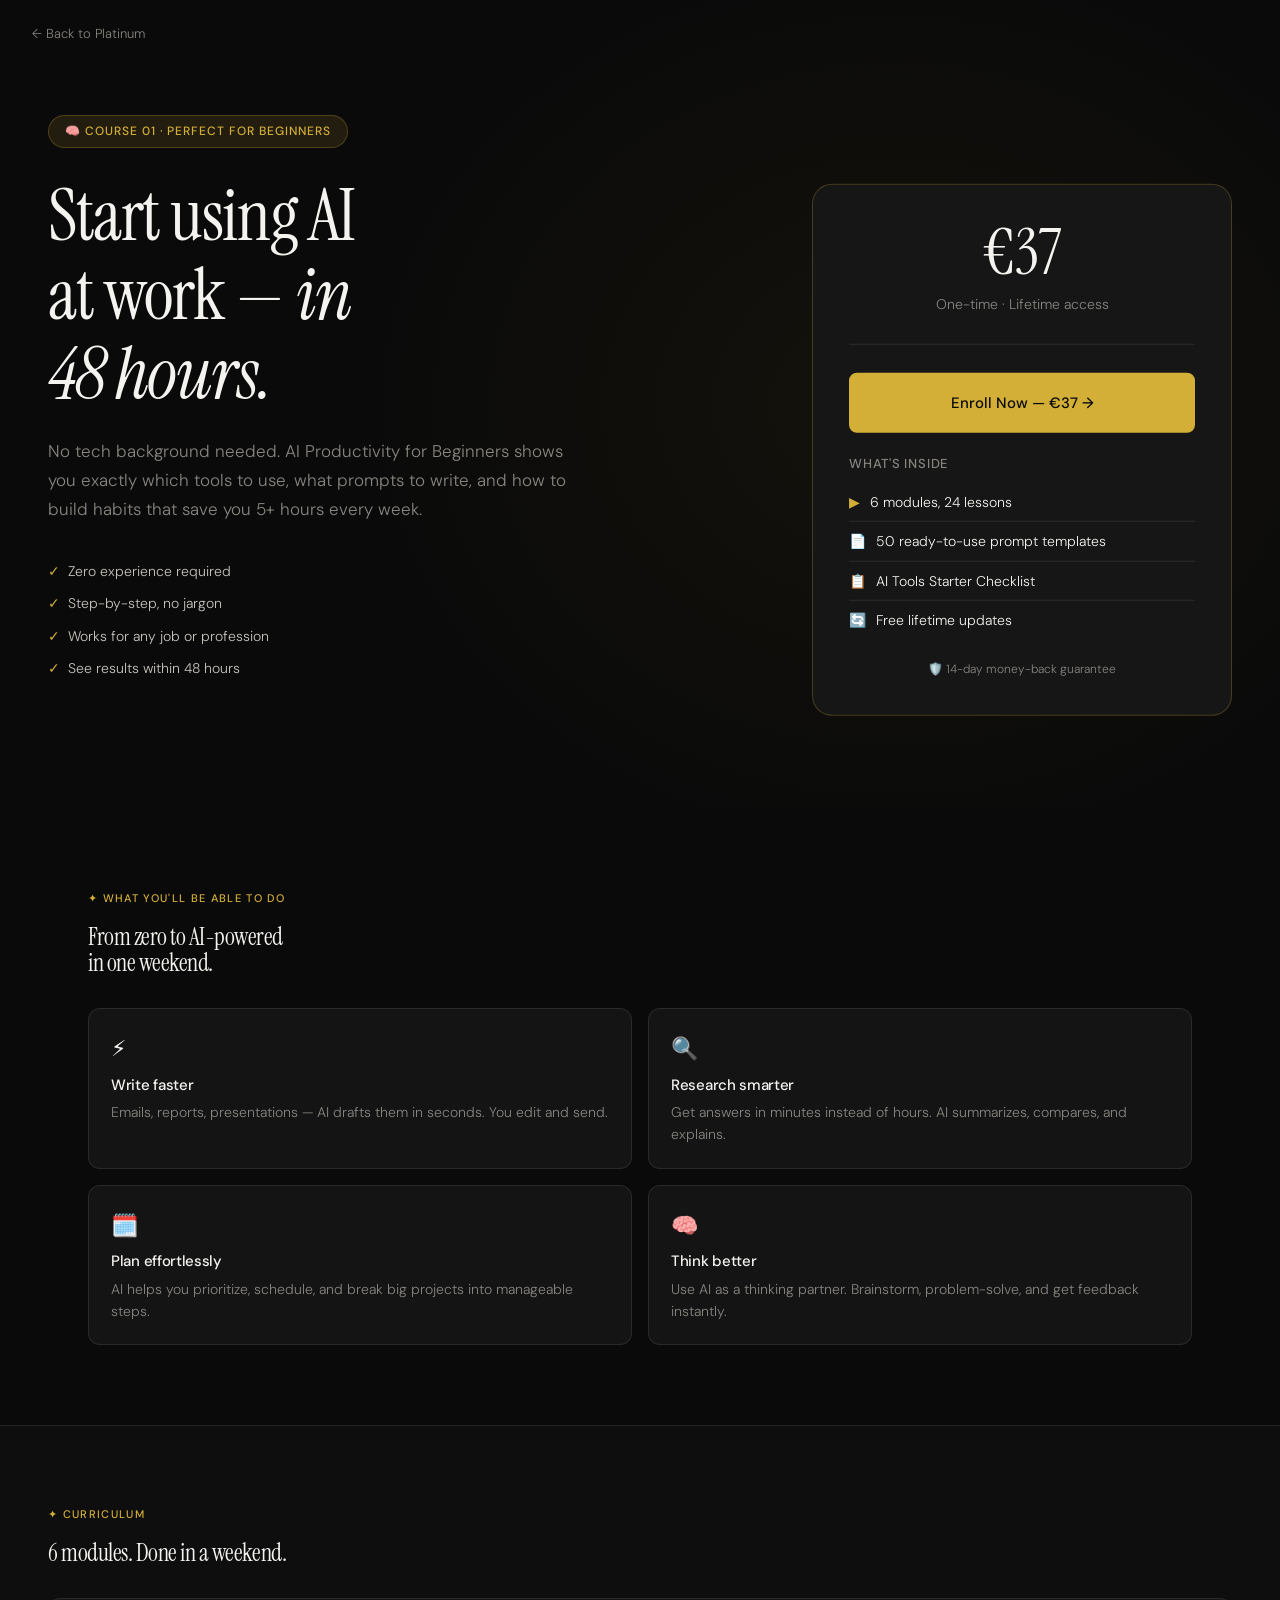
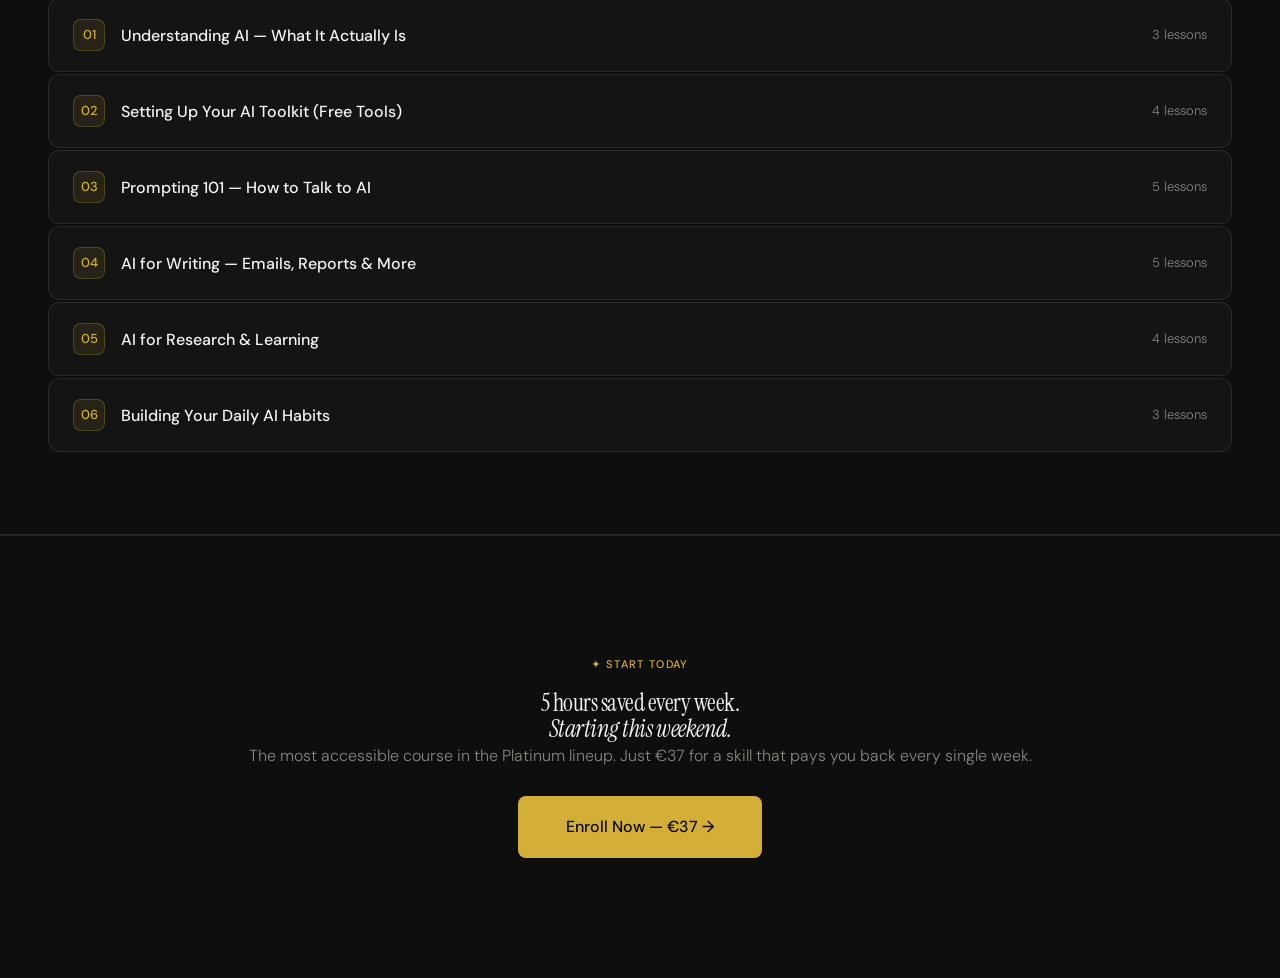
<file: course-productivity.html>
<!DOCTYPE html>
<html lang="en">
<head>
  <meta charset="UTF-8" /><meta name="viewport" content="width=device-width, initial-scale=1.0" />
  <meta name="description" content="AI Productivity for Beginners — Start using AI at work in 48 hours. No experience required." />
  <title>AI Productivity for Beginners — Platinum</title>
  <link rel="stylesheet" href="css/global.css" />
  <link rel="stylesheet" href="css/courses.css" />
</head>
<body>
  <a href="index.html" class="back-link">← Back to Platinum</a>

  <section class="course-hero">
    <div class="course-hero-bg"></div>
    <div class="course-hero-inner">
      <div>
        <div class="eyebrow" style="margin-bottom:28px;">🧠 Course 01 · Perfect for Beginners</div>
        <h1>Start using AI<br>at work — <em>in<br>48 hours.</em></h1>
        <p style="font-size:17px;color:var(--gray);max-width:520px;margin-bottom:36px;line-height:1.7;">
          No tech background needed. AI Productivity for Beginners shows you exactly which tools to use,
          what prompts to write, and how to build habits that save you 5+ hours every week.
        </p>
        <ul class="hero-proof-list">
          <li class="proof-item">Zero experience required</li>
          <li class="proof-item">Step-by-step, no jargon</li>
          <li class="proof-item">Works for any job or profession</li>
          <li class="proof-item">See results within 48 hours</li>
        </ul>
      </div>
      <div class="price-card">
        <div class="price-tag">
          <div class="price-main">€37</div>
          <div class="price-sub">One-time · Lifetime access</div>
        </div>
        <a href="https://aiplatinum.gumroad.com/l/productivityforbeginners" class="btn btn-gold btn-block" style="margin-bottom:12px;padding:18px;">Enroll Now — €37 →</a>
        <div class="price-includes">
          <h4>What's inside</h4>
          <div class="include-item"><span class="include-icon">▶</span>6 modules, 24 lessons</div>
          <div class="include-item"><span class="include-icon">📄</span>50 ready-to-use prompt templates</div>
          <div class="include-item"><span class="include-icon">📋</span>AI Tools Starter Checklist</div>
          <div class="include-item"><span class="include-icon">🔄</span>Free lifetime updates</div>
        </div>
        <div class="guarantee">🛡️ 14-day money-back guarantee</div>
      </div>
    </div>
  </section>

  <section class="course-section reveal">
    <div class="section-label">✦ What you'll be able to do</div>
    <h2>From zero to AI-powered<br>in one weekend.</h2>
    <div class="grid-2" style="margin-top:32px;">
      <div class="use-case"><div class="use-case-icon">⚡</div><h3>Write faster</h3><p>Emails, reports, presentations — AI drafts them in seconds. You edit and send.</p></div>
      <div class="use-case"><div class="use-case-icon">🔍</div><h3>Research smarter</h3><p>Get answers in minutes instead of hours. AI summarizes, compares, and explains.</p></div>
      <div class="use-case"><div class="use-case-icon">🗓️</div><h3>Plan effortlessly</h3><p>AI helps you prioritize, schedule, and break big projects into manageable steps.</p></div>
      <div class="use-case"><div class="use-case-icon">🧠</div><h3>Think better</h3><p>Use AI as a thinking partner. Brainstorm, problem-solve, and get feedback instantly.</p></div>
    </div>
  </section>

  <div class="course-section-dark">
    <div class="section-inner">
      <div class="section-label reveal">✦ Curriculum</div>
      <h2 class="reveal">6 modules. Done in a weekend.</h2>
      <div class="reveal" style="margin-top:32px;">
        <div class="accordion-item"><div class="accordion-header"><div class="accordion-num">01</div><div class="accordion-title">Understanding AI — What It Actually Is</div><div class="accordion-count">3 lessons</div></div><div class="accordion-body"><ul class="lesson-list"><li>What AI can and can't do</li><li>The difference between ChatGPT, Claude, and Gemini</li><li>Setting realistic expectations</li></ul></div></div>
        <div class="accordion-item"><div class="accordion-header"><div class="accordion-num">02</div><div class="accordion-title">Setting Up Your AI Toolkit (Free Tools)</div><div class="accordion-count">4 lessons</div></div><div class="accordion-body"><ul class="lesson-list"><li>Creating your ChatGPT account</li><li>The free tools that cover 90% of your needs</li><li>When to upgrade to paid</li><li>Your starter AI workspace</li></ul></div></div>
        <div class="accordion-item"><div class="accordion-header"><div class="accordion-num">03</div><div class="accordion-title">Prompting 101 — How to Talk to AI</div><div class="accordion-count">5 lessons</div></div><div class="accordion-body"><ul class="lesson-list"><li>Why most people get bad results (and how to fix it)</li><li>The 5-part prompt formula</li><li>Role-based prompting</li><li>Iterating and refining</li><li>Your first 10 prompts</li></ul></div></div>
        <div class="accordion-item"><div class="accordion-header"><div class="accordion-num">04</div><div class="accordion-title">AI for Writing — Emails, Reports &amp; More</div><div class="accordion-count">5 lessons</div></div><div class="accordion-body"><ul class="lesson-list"><li>Emails that actually get replied to</li><li>Reports and summaries in minutes</li><li>Presentations and slide outlines</li><li>Social media captions</li><li>Proofreading and editing with AI</li></ul></div></div>
        <div class="accordion-item"><div class="accordion-header"><div class="accordion-num">05</div><div class="accordion-title">AI for Research &amp; Learning</div><div class="accordion-count">4 lessons</div></div><div class="accordion-body"><ul class="lesson-list"><li>Research without rabbit holes</li><li>Summarizing long documents</li><li>Comparing options and making decisions</li><li>Learning new topics fast</li></ul></div></div>
        <div class="accordion-item"><div class="accordion-header"><div class="accordion-num">06</div><div class="accordion-title">Building Your Daily AI Habits</div><div class="accordion-count">3 lessons</div></div><div class="accordion-body"><ul class="lesson-list"><li>Your daily AI routine (15-min setup)</li><li>Tracking time saved</li><li>Staying current as AI evolves</li></ul></div></div>
      </div>
    </div>
  </div>

  <div class="cta-bottom reveal">
    <div class="section-label">✦ Start Today</div>
    <h2>5 hours saved every week.<br><em>Starting this weekend.</em></h2>
    <p style="color:var(--gray);margin-bottom:28px;font-size:16px;">The most accessible course in the Platinum lineup. Just €37 for a skill that pays you back every single week.</p>
    <a href="#" class="btn btn-gold" style="padding:18px 48px;font-size:16px;">Enroll Now — €37 →</a>
  </div>

  <script src="js/main.js"></script>
</body>
</html>
</file>
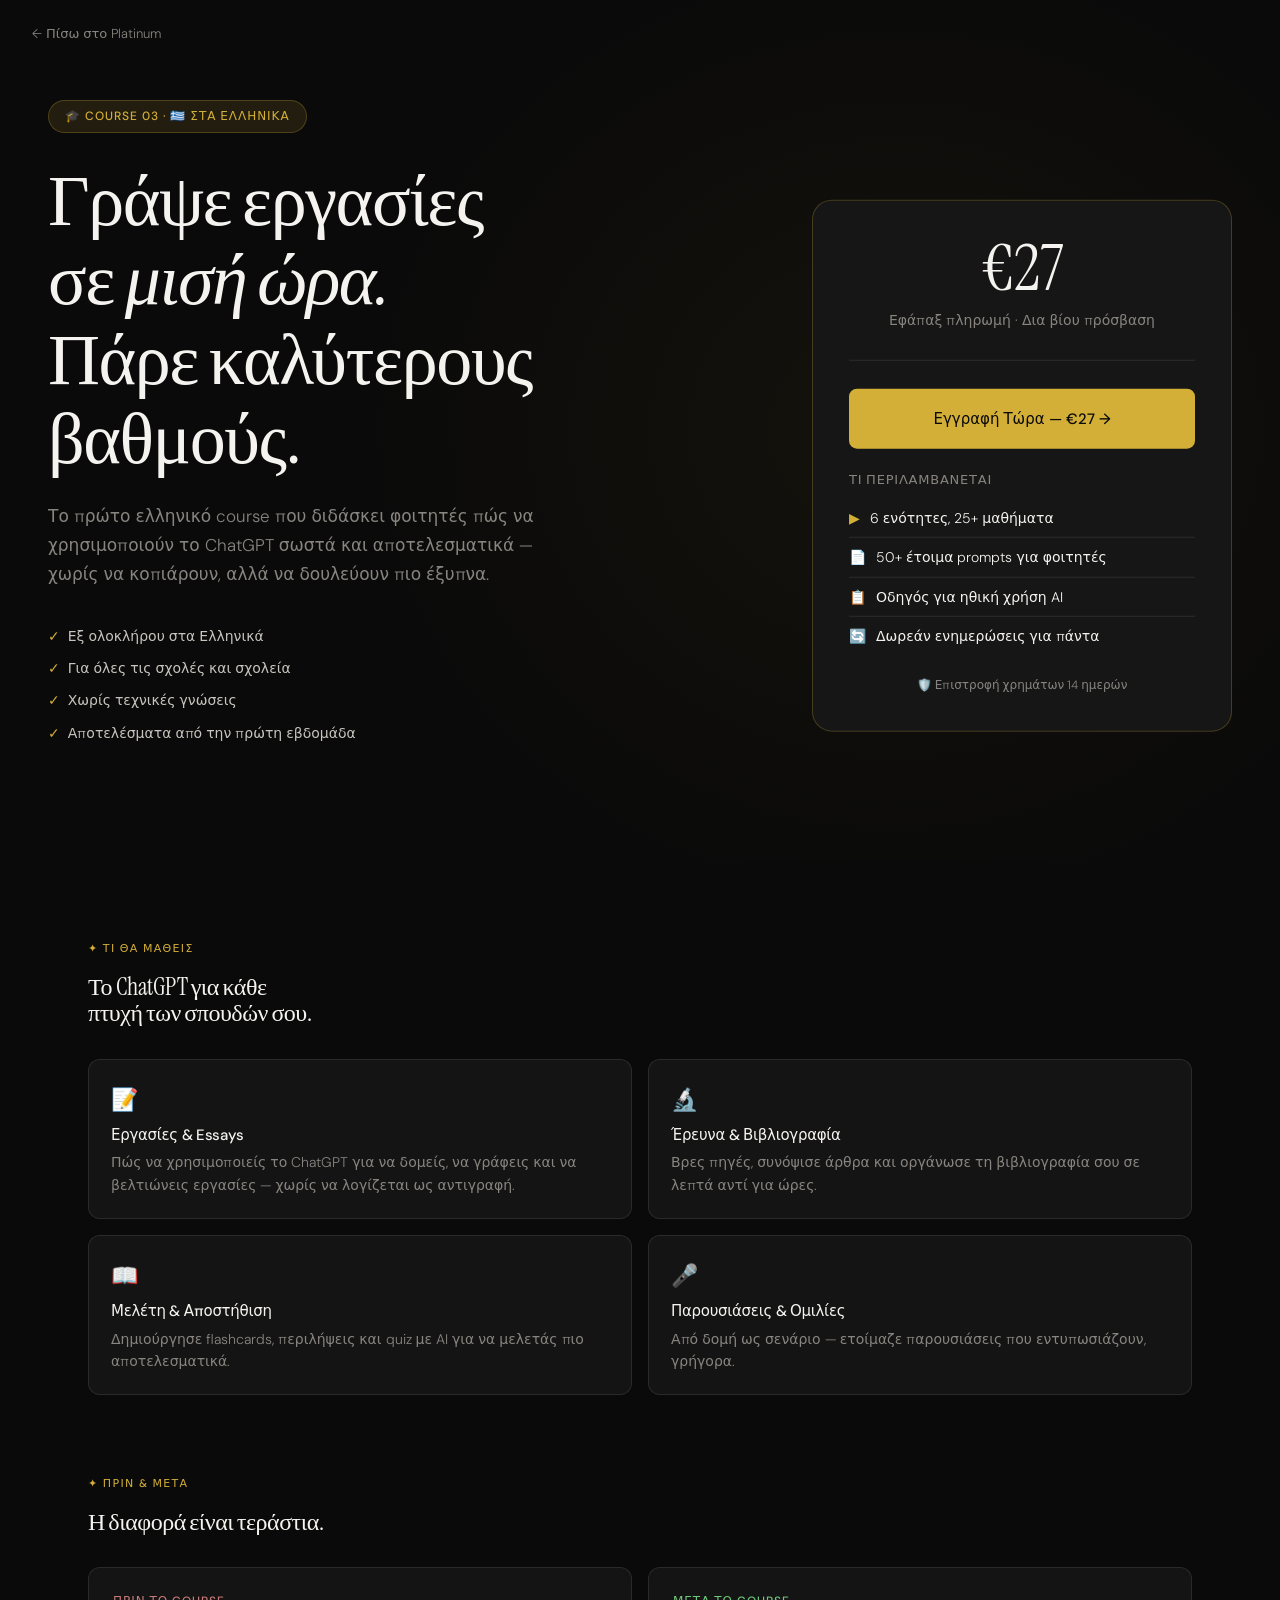
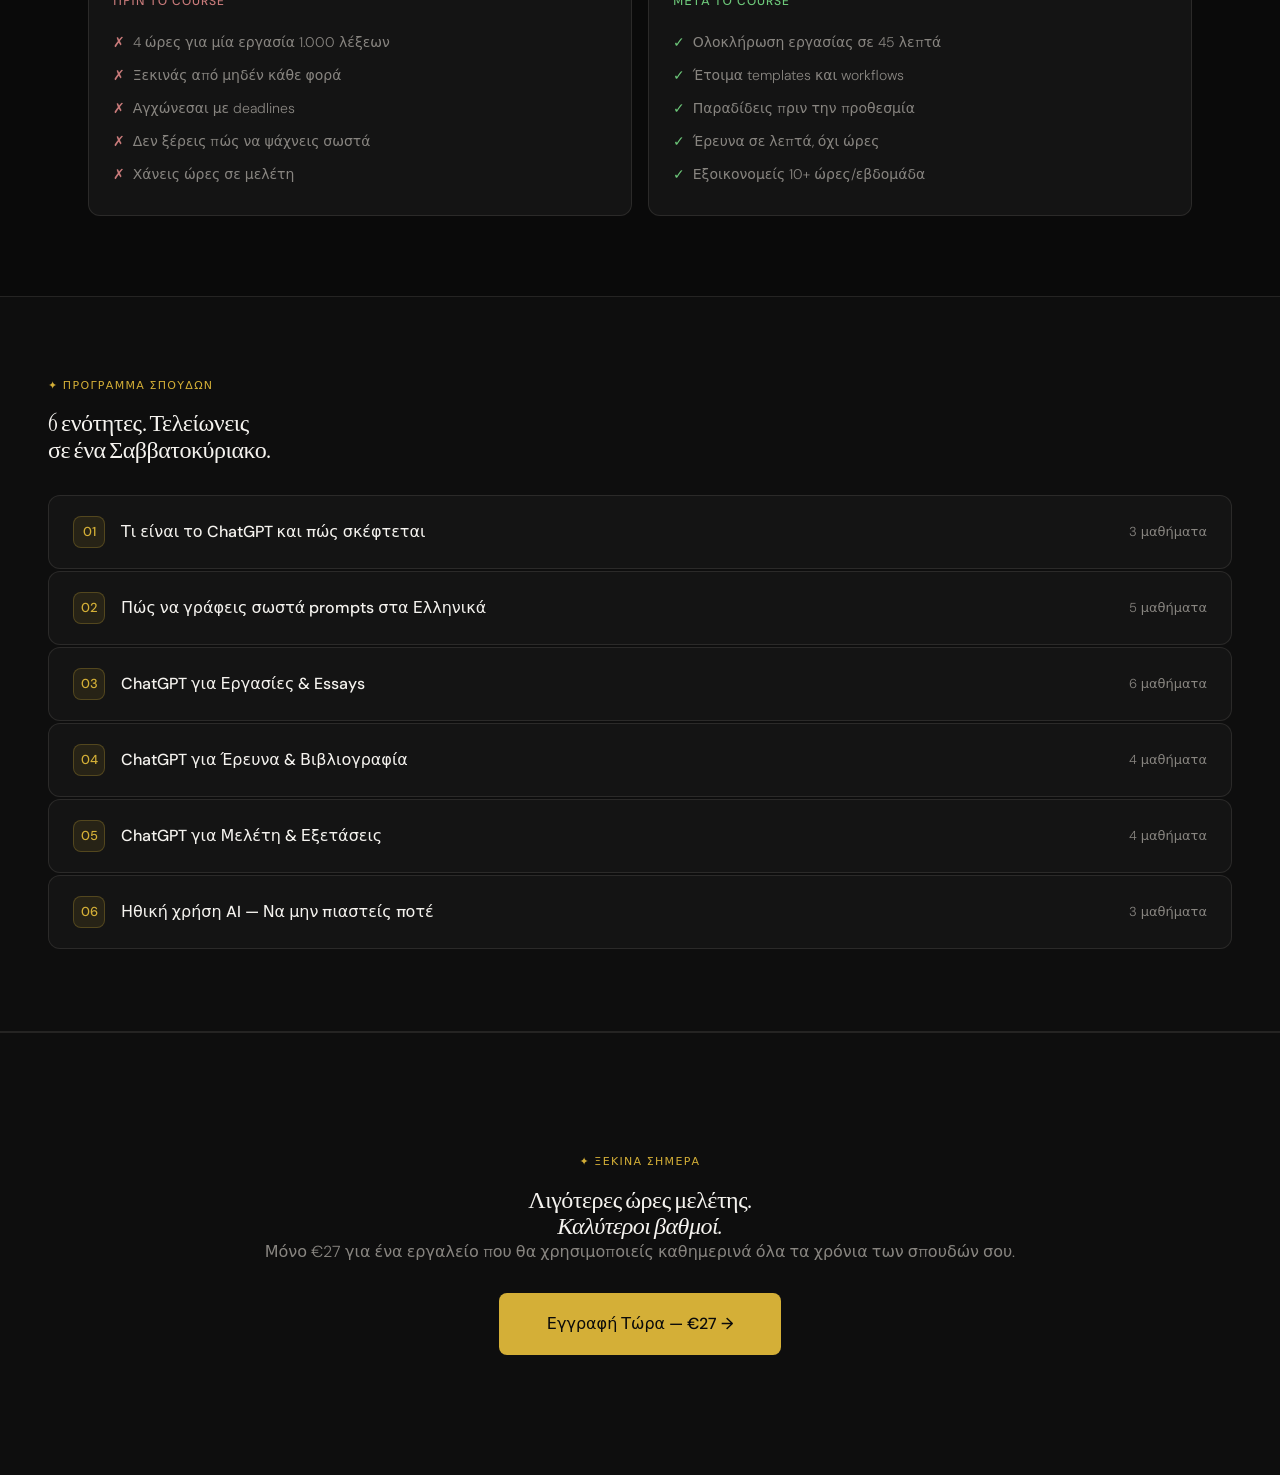
<file: course-students.html>
<!DOCTYPE html>
<html lang="el">
<head>
  <meta charset="UTF-8" /><meta name="viewport" content="width=device-width, initial-scale=1.0" />
  <meta name="description" content="ChatGPT για Students — Το πρώτο ελληνικό course για φοιτητές. Γράψε εργασίες σε μισή ώρα." />
  <title>ChatGPT για Students — Platinum</title>
  <link rel="stylesheet" href="css/global.css" />
  <link rel="stylesheet" href="css/courses.css" />
</head>
<body>
  <a href="index.html" class="back-link">← Πίσω στο Platinum</a>

  <section class="course-hero">
    <div class="course-hero-bg"></div>
    <div class="course-hero-inner">
      <div>
        <div class="eyebrow" style="margin-bottom:28px;">🎓 Course 03 · 🇬🇷 Στα Ελληνικά</div>
        <h1>Γράψε εργασίες<br>σε <em>μισή ώρα.</em><br>Πάρε καλύτερους βαθμούς.</h1>
        <p style="font-size:17px;color:var(--gray);max-width:520px;margin-bottom:36px;line-height:1.7;">
          Το πρώτο ελληνικό course που διδάσκει φοιτητές πώς να χρησιμοποιούν το ChatGPT σωστά
          και αποτελεσματικά — χωρίς να κοπιάρουν, αλλά να δουλεύουν πιο έξυπνα.
        </p>
        <ul class="hero-proof-list">
          <li class="proof-item">Εξ ολοκλήρου στα Ελληνικά</li>
          <li class="proof-item">Για όλες τις σχολές και σχολεία</li>
          <li class="proof-item">Χωρίς τεχνικές γνώσεις</li>
          <li class="proof-item">Αποτελέσματα από την πρώτη εβδομάδα</li>
        </ul>
      </div>
      <div class="price-card">
        <div class="price-tag">
          <div class="price-main">€27</div>
          <div class="price-sub">Εφάπαξ πληρωμή · Δια βίου πρόσβαση</div>
        </div>
        <a href="https://aiplatinum.gumroad.com/l/education" class="btn btn-gold btn-block" style="margin-bottom:12px;padding:18px;">Εγγραφή Τώρα — €27 →</a>
        <div class="price-includes">
          <h4>Τι περιλαμβάνεται</h4>
          <div class="include-item"><span class="include-icon">▶</span>6 ενότητες, 25+ μαθήματα</div>
          <div class="include-item"><span class="include-icon">📄</span>50+ έτοιμα prompts για φοιτητές</div>
          <div class="include-item"><span class="include-icon">📋</span>Οδηγός για ηθική χρήση AI</div>
          <div class="include-item"><span class="include-icon">🔄</span>Δωρεάν ενημερώσεις για πάντα</div>
        </div>
        <div class="guarantee">🛡️ Επιστροφή χρημάτων 14 ημερών</div>
      </div>
    </div>
  </section>

  <section class="course-section reveal">
    <div class="section-label">✦ Τι θα μάθεις</div>
    <h2>Το ChatGPT για κάθε<br>πτυχή των σπουδών σου.</h2>
    <div class="grid-2" style="margin-top:32px;">
      <div class="use-case"><div class="use-case-icon">📝</div><h3>Εργασίες &amp; Essays</h3><p>Πώς να χρησιμοποιείς το ChatGPT για να δομείς, να γράφεις και να βελτιώνεις εργασίες — χωρίς να λογίζεται ως αντιγραφή.</p></div>
      <div class="use-case"><div class="use-case-icon">🔬</div><h3>Έρευνα &amp; Βιβλιογραφία</h3><p>Βρες πηγές, συνόψισε άρθρα και οργάνωσε τη βιβλιογραφία σου σε λεπτά αντί για ώρες.</p></div>
      <div class="use-case"><div class="use-case-icon">📖</div><h3>Μελέτη &amp; Αποστήθιση</h3><p>Δημιούργησε flashcards, περιλήψεις και quiz με AI για να μελετάς πιο αποτελεσματικά.</p></div>
      <div class="use-case"><div class="use-case-icon">🎤</div><h3>Παρουσιάσεις &amp; Ομιλίες</h3><p>Από δομή ως σενάριο — ετοίμαζε παρουσιάσεις που εντυπωσιάζουν, γρήγορα.</p></div>
    </div>
  </section>

  <section class="course-section reveal" style="padding-top:0;">
    <div class="section-label">✦ Πριν &amp; Μετά</div>
    <h2>Η διαφορά είναι τεράστια.</h2>
    <div class="grid-2" style="margin-top:32px;">
      <div class="ba-card before">
        <div class="ba-label">Πριν το course</div>
        <div class="ba-item">4 ώρες για μία εργασία 1.000 λέξεων</div>
        <div class="ba-item">Ξεκινάς από μηδέν κάθε φορά</div>
        <div class="ba-item">Αγχώνεσαι με deadlines</div>
        <div class="ba-item">Δεν ξέρεις πώς να ψάχνεις σωστά</div>
        <div class="ba-item">Χάνεις ώρες σε μελέτη</div>
      </div>
      <div class="ba-card after">
        <div class="ba-label">Μετά το course</div>
        <div class="ba-item">Ολοκλήρωση εργασίας σε 45 λεπτά</div>
        <div class="ba-item">Έτοιμα templates και workflows</div>
        <div class="ba-item">Παραδίδεις πριν την προθεσμία</div>
        <div class="ba-item">Έρευνα σε λεπτά, όχι ώρες</div>
        <div class="ba-item">Εξοικονομείς 10+ ώρες/εβδομάδα</div>
      </div>
    </div>
  </section>

  <div class="course-section-dark">
    <div class="section-inner">
      <div class="section-label reveal">✦ Πρόγραμμα Σπουδών</div>
      <h2 class="reveal">6 ενότητες. Τελείωνεις<br>σε ένα Σαββατοκύριακο.</h2>
      <div class="reveal" style="margin-top:32px;">
        <div class="accordion-item"><div class="accordion-header"><div class="accordion-num">01</div><div class="accordion-title">Τι είναι το ChatGPT και πώς σκέφτεται</div><div class="accordion-count">3 μαθήματα</div></div><div class="accordion-body"><ul class="lesson-list"><li>Πώς λειτουργεί το AI</li><li>Τι μπορεί και τι δεν μπορεί να κάνει</li><li>Ηθικά ζητήματα χρήσης</li></ul></div></div>
        <div class="accordion-item"><div class="accordion-header"><div class="accordion-num">02</div><div class="accordion-title">Πώς να γράφεις σωστά prompts στα Ελληνικά</div><div class="accordion-count">5 μαθήματα</div></div><div class="accordion-body"><ul class="lesson-list"><li>Γιατί οι περισσότεροι παίρνουν κακά αποτελέσματα</li><li>Η φόρμουλα του τέλειου prompt</li><li>Παραδείγματα για κάθε τύπο εργασίας</li><li>Πώς να επαναλαμβάνεις και να βελτιώνεις</li><li>Τα 20 prompts που θα χρησιμοποιείς πάντα</li></ul></div></div>
        <div class="accordion-item"><div class="accordion-header"><div class="accordion-num">03</div><div class="accordion-title">ChatGPT για Εργασίες &amp; Essays</div><div class="accordion-count">6 μαθήματα</div></div><div class="accordion-body"><ul class="lesson-list"><li>Δόμηση εργασίας με AI</li><li>Πρώτο draft σε 10 λεπτά</li><li>Βελτίωση και επεξεργασία</li><li>Εισαγωγές και συμπεράσματα</li><li>Τεχνική γραφή και ορολογία</li><li>Να κάνεις τη δουλειά σου να φαίνεται δική σου</li></ul></div></div>
        <div class="accordion-item"><div class="accordion-header"><div class="accordion-num">04</div><div class="accordion-title">ChatGPT για Έρευνα &amp; Βιβλιογραφία</div><div class="accordion-count">4 μαθήματα</div></div><div class="accordion-body"><ul class="lesson-list"><li>Έρευνα θέματος γρήγορα</li><li>Σύνοψη επιστημονικών άρθρων</li><li>Δημιουργία βιβλιογραφίας</li><li>Έλεγχος πληροφοριών</li></ul></div></div>
        <div class="accordion-item"><div class="accordion-header"><div class="accordion-num">05</div><div class="accordion-title">ChatGPT για Μελέτη &amp; Εξετάσεις</div><div class="accordion-count">4 μαθήματα</div></div><div class="accordion-body"><ul class="lesson-list"><li>Δημιουργία περιλήψεων</li><li>Flashcards σε λεπτά</li><li>Quiz για αυτο-αξιολόγηση</li><li>Εξηγήσεις δύσκολων εννοιών</li></ul></div></div>
        <div class="accordion-item"><div class="accordion-header"><div class="accordion-num">06</div><div class="accordion-title">Ηθική χρήση AI — Να μην πιαστείς ποτέ</div><div class="accordion-count">3 μαθήματα</div></div><div class="accordion-body"><ul class="lesson-list"><li>Τι θεωρείται αντιγραφή και τι όχι</li><li>Πώς λειτουργούν τα AI detection tools</li><li>Να χρησιμοποιείς AI νόμιμα και ηθικά</li></ul></div></div>
      </div>
    </div>
  </div>

  <div class="cta-bottom reveal">
    <div class="section-label">✦ Ξεκίνα Σήμερα</div>
    <h2>Λιγότερες ώρες μελέτης.<br><em>Καλύτεροι βαθμοί.</em></h2>
    <p style="color:var(--gray);margin-bottom:28px;font-size:16px;">Μόνο €27 για ένα εργαλείο που θα χρησιμοποιείς καθημερινά όλα τα χρόνια των σπουδών σου.</p>
    <a href="#" class="btn btn-gold" style="padding:18px 48px;font-size:16px;">Εγγραφή Τώρα — €27 →</a>
  </div>

  <script src="js/main.js"></script>
</body>
</html>
</file>
<file: css/global.css>
/* ============================================================
   PLATINUM — Global Styles
   Shared across all pages
   ============================================================ */

@import url('https://fonts.googleapis.com/css2?family=Instrument+Serif:ital@0;1&family=DM+Sans:ital,wght@0,300;0,400;0,500;1,300&display=swap');

/* ── CSS Variables ── */
:root {
  --black:       #0a0a0a;
  --white:       #f5f3ef;
  --platinum:    #c8c5be;
  --accent:      #d4af37;
  --accent-dark: #c9a430;
  --gray:        #888580;
  --gray-dark:   #555;
  --card-bg:     #141414;
  --card-bg-2:   #161616;
  --surface:     #0e0e0e;
  --border:      rgba(200, 197, 190, 0.12);
  --border-gold: rgba(212, 175, 55, 0.25);
  --green:       #6dc87a;
  --red:         #c87a7a;

  --font-serif: 'Instrument Serif', Georgia, serif;
  --font-sans:  'DM Sans', system-ui, sans-serif;

  --radius-sm: 8px;
  --radius-md: 12px;
  --radius-lg: 16px;
  --radius-xl: 20px;
  --radius-pill: 100px;

  --transition: 0.2s ease;
  --transition-slow: 0.7s ease;

  --max-width: 1200px;
  --section-pad: 120px 48px;
}

/* ── Reset ── */
*, *::before, *::after {
  box-sizing: border-box;
  margin: 0;
  padding: 0;
}

html {
  scroll-behavior: smooth;
  -webkit-text-size-adjust: 100%;
}

body {
  background: var(--black);
  color: var(--white);
  font-family: var(--font-sans);
  font-weight: 300;
  line-height: 1.6;
  overflow-x: hidden;
  -webkit-font-smoothing: antialiased;
}

img, video { max-width: 100%; display: block; }
a { color: inherit; text-decoration: none; }
button { font-family: var(--font-sans); cursor: pointer; }
ul, ol { list-style: none; }

/* ── Typography ── */
.serif { font-family: var(--font-serif); }

h1, h2, h3, h4 {
  font-family: var(--font-serif);
  font-weight: 400;
  line-height: 1.1;
  letter-spacing: -0.02em;
}

/* ── Section Layout ── */
.section-inner {
  max-width: var(--max-width);
  margin: 0 auto;
}

.section-label {
  font-size: 11px;
  font-weight: 500;
  letter-spacing: 0.12em;
  text-transform: uppercase;
  color: var(--accent);
  margin-bottom: 16px;
  font-family: var(--font-sans);
}

/* ── Buttons ── */
.btn {
  display: inline-flex;
  align-items: center;
  justify-content: center;
  gap: 8px;
  padding: 16px 36px;
  border-radius: var(--radius-sm);
  font-size: 15px;
  font-weight: 500;
  font-family: var(--font-sans);
  border: none;
  cursor: pointer;
  transition: background var(--transition), transform var(--transition), border-color var(--transition);
  text-decoration: none;
  white-space: nowrap;
}

.btn-primary {
  background: var(--white);
  color: var(--black);
}
.btn-primary:hover {
  background: var(--platinum);
  transform: translateY(-2px);
}

.btn-secondary {
  background: transparent;
  color: var(--white);
  border: 1px solid var(--border);
}
.btn-secondary:hover {
  border-color: var(--platinum);
  transform: translateY(-2px);
}

.btn-gold {
  background: var(--accent);
  color: var(--black);
}
.btn-gold:hover {
  background: var(--accent-dark);
  transform: translateY(-2px);
}

.btn-block {
  display: block;
  width: 100%;
  text-align: center;
}

/* ── Badge / Eyebrow ── */
.eyebrow {
  display: inline-flex;
  align-items: center;
  gap: 8px;
  background: rgba(212, 175, 55, 0.12);
  border: 1px solid var(--border-gold);
  border-radius: var(--radius-pill);
  padding: 6px 16px;
  font-size: 12px;
  font-weight: 500;
  color: var(--accent);
  letter-spacing: 0.08em;
  text-transform: uppercase;
  font-family: var(--font-sans);
}

/* ── Pills / Tags ── */
.pill {
  font-size: 12px;
  padding: 4px 12px;
  border-radius: var(--radius-pill);
  background: rgba(200, 197, 190, 0.06);
  color: var(--platinum);
  border: 1px solid var(--border);
  font-family: var(--font-sans);
}

/* ── Back Link ── */
.back-link {
  position: fixed;
  top: 24px;
  left: 32px;
  z-index: 100;
  display: flex;
  align-items: center;
  gap: 8px;
  font-size: 13px;
  color: var(--gray);
  transition: color var(--transition);
  font-family: var(--font-sans);
}
.back-link:hover { color: var(--white); }

/* ── Scroll Reveal ── */
.reveal {
  opacity: 0;
  transform: translateY(28px);
  transition: opacity var(--transition-slow), transform var(--transition-slow);
}
.reveal.visible {
  opacity: 1;
  transform: translateY(0);
}

/* ── Price Card ── */
.price-card {
  background: var(--card-bg-2);
  border: 1px solid var(--border-gold);
  border-radius: var(--radius-xl);
  padding: 36px;
  position: sticky;
  top: 100px;
}

.price-tag {
  text-align: center;
  margin-bottom: 28px;
  padding-bottom: 28px;
  border-bottom: 1px solid var(--border);
}

.price-original {
  font-size: 18px;
  color: var(--gray);
  text-decoration: line-through;
  margin-bottom: 4px;
}

.price-main {
  font-family: var(--font-serif);
  font-size: 64px;
  font-weight: 400;
  color: var(--white);
  line-height: 1;
}

.price-sub {
  font-size: 14px;
  color: var(--gray);
  margin-top: 8px;
}

.price-includes { margin-top: 24px; }
.price-includes h4 {
  font-size: 13px;
  font-weight: 500;
  color: var(--gray);
  letter-spacing: 0.06em;
  text-transform: uppercase;
  margin-bottom: 12px;
  font-family: var(--font-sans);
}

.include-item {
  display: flex;
  align-items: flex-start;
  gap: 10px;
  font-size: 14px;
  padding: 8px 0;
  border-bottom: 1px solid var(--border);
  font-family: var(--font-sans);
}
.include-item:last-child { border: none; }
.include-icon { color: var(--accent); flex-shrink: 0; }

.guarantee {
  text-align: center;
  margin-top: 20px;
  font-size: 12px;
  color: var(--gray);
  font-family: var(--font-sans);
}

/* ── Module / Accordion ── */
.accordion-item {
  background: var(--card-bg);
  border: 1px solid var(--border);
  border-radius: var(--radius-md);
  overflow: hidden;
  margin-bottom: 2px;
}

.accordion-header {
  display: flex;
  align-items: center;
  gap: 16px;
  padding: 20px 24px;
  cursor: pointer;
  transition: background var(--transition);
  list-style: none;
  font-family: var(--font-sans);
}
.accordion-header:hover,
.accordion-item.open .accordion-header { background: #1a1a1a; }

.accordion-num {
  width: 32px;
  height: 32px;
  border-radius: var(--radius-sm);
  background: rgba(212, 175, 55, 0.1);
  border: 1px solid rgba(212, 175, 55, 0.25);
  display: flex;
  align-items: center;
  justify-content: center;
  font-size: 13px;
  font-weight: 500;
  color: var(--accent);
  flex-shrink: 0;
  font-family: var(--font-sans);
}

.accordion-title { flex: 1; font-size: 16px; font-weight: 500; }
.accordion-count { font-size: 13px; color: var(--gray); }

.accordion-body {
  padding: 0 24px 20px 72px;
  display: none;
  font-family: var(--font-sans);
}
.accordion-item.open .accordion-body { display: block; }

.lesson-list { display: flex; flex-direction: column; gap: 8px; }
.lesson-list li {
  font-size: 14px;
  color: var(--gray);
  display: flex;
  align-items: center;
  gap: 8px;
}
.lesson-list li::before {
  content: '▶';
  font-size: 10px;
  color: var(--accent);
  flex-shrink: 0;
}

/* ── FAQ ── */
.faq-item {
  background: var(--card-bg);
  border: 1px solid var(--border);
  border-radius: var(--radius-md);
  overflow: hidden;
  margin-bottom: 2px;
}

.faq-question {
  display: flex;
  align-items: center;
  justify-content: space-between;
  padding: 20px 24px;
  cursor: pointer;
  font-size: 16px;
  font-weight: 500;
  transition: background var(--transition);
  font-family: var(--font-sans);
}
.faq-question:hover,
.faq-item.open .faq-question { background: #1a1a1a; }

.faq-icon {
  font-size: 20px;
  color: var(--accent);
  transition: transform var(--transition);
  flex-shrink: 0;
}
.faq-item.open .faq-icon { transform: rotate(45deg); }

.faq-answer {
  padding: 0 24px 20px;
  font-size: 15px;
  color: var(--gray);
  line-height: 1.7;
  display: none;
  font-family: var(--font-sans);
}
.faq-item.open .faq-answer { display: block; }

/* ── Testimonials ── */
.testi-card {
  background: var(--card-bg);
  border: 1px solid var(--border);
  border-radius: var(--radius-lg);
  padding: 28px;
  display: flex;
  flex-direction: column;
  gap: 20px;
}

.testi-stars {
  color: var(--accent);
  font-size: 14px;
  letter-spacing: 2px;
}

.testi-quote {
  font-size: 16px;
  line-height: 1.65;
  color: var(--platinum);
}

.testi-author {
  display: flex;
  align-items: center;
  gap: 12px;
  padding-top: 20px;
  border-top: 1px solid var(--border);
}

.testi-avatar {
  width: 40px;
  height: 40px;
  border-radius: 50%;
  display: flex;
  align-items: center;
  justify-content: center;
  font-size: 14px;
  font-weight: 500;
  color: var(--black);
  flex-shrink: 0;
  font-family: var(--font-sans);
}

.testi-name { font-size: 14px; font-weight: 500; }
.testi-role { font-size: 12px; color: var(--gray); }

/* ── For-Who Grid ── */
.for-card {
  background: var(--card-bg);
  border: 1px solid var(--border);
  border-radius: var(--radius-lg);
  padding: 28px;
}

.for-card h3 {
  font-size: 18px;
  font-weight: 500;
  margin-bottom: 16px;
  font-family: var(--font-sans);
}

.for-card ul { display: flex; flex-direction: column; gap: 10px; }
.for-card li {
  font-size: 15px;
  color: var(--gray);
  display: flex;
  align-items: flex-start;
  gap: 8px;
  line-height: 1.5;
  font-family: var(--font-sans);
}
.for-card li::before { flex-shrink: 0; margin-top: 2px; }

.yes-card li::before { content: '✓'; color: var(--green); }
.no-card li::before  { content: '✗'; color: var(--red); }

/* ── Grid Layouts ── */
.grid-2 { display: grid; grid-template-columns: 1fr 1fr; gap: 16px; }
.grid-3 { display: grid; grid-template-columns: repeat(3, 1fr); gap: 16px; }
.grid-5 { display: grid; grid-template-columns: repeat(5, 1fr); gap: 12px; }

/* ── CTA Bottom ── */
.cta-bottom {
  padding: var(--section-pad);
  text-align: center;
  background: var(--surface);
  border-top: 1px solid var(--border);
}

/* ── Divider ── */
.divider {
  border: none;
  border-top: 1px solid var(--border);
}

/* ── Footer ── */
.site-footer {
  padding: 48px;
  border-top: 1px solid var(--border);
  display: flex;
  justify-content: space-between;
  align-items: center;
  font-family: var(--font-sans);
}

.footer-logo {
  font-family: var(--font-serif);
  font-size: 20px;
  letter-spacing: 0.06em;
  color: var(--white);
  display: flex;
  align-items: center;
  gap: 8px;
}

.pt-badge {
  width: 32px;
  height: 32px;
  background: var(--accent);
  border-radius: var(--radius-sm);
  display: flex;
  align-items: center;
  justify-content: center;
  font-size: 13px;
  font-weight: 500;
  color: var(--black);
  font-family: var(--font-sans);
}

/* ── Responsive ── */
@media (max-width: 900px) {
  :root { --section-pad: 80px 24px; }

  .grid-2, .grid-3, .grid-5 { grid-template-columns: 1fr; }

  .price-card { position: static; }

  .back-link { left: 16px; top: 16px; }

  .site-footer {
    flex-direction: column;
    gap: 16px;
    text-align: center;
    padding: 32px 24px;
  }
}
</file>
<file: css/landing.css>
/* ============================================================
   PLATINUM — Landing Page Styles (index.html)
   ============================================================ */

/* ── Navbar ── */
.navbar {
  position: fixed;
  top: 0; left: 0; right: 0;
  z-index: 100;
  display: flex;
  align-items: center;
  justify-content: space-between;
  padding: 20px 48px;
  backdrop-filter: blur(20px);
  -webkit-backdrop-filter: blur(20px);
  border-bottom: 1px solid var(--border);
  background: rgba(10, 10, 10, 0.8);
  transition: padding var(--transition);
}

.navbar.scrolled { padding: 14px 48px; }

.nav-logo {
  font-family: var(--font-serif);
  font-size: 22px;
  letter-spacing: 0.08em;
  color: var(--white);
  display: flex;
  align-items: center;
  gap: 10px;
}

.nav-links {
  display: flex;
  gap: 32px;
  align-items: center;
}

.nav-links a {
  color: var(--platinum);
  font-size: 14px;
  font-weight: 400;
  transition: color var(--transition);
  font-family: var(--font-sans);
}
.nav-links a:hover { color: var(--white); }

.nav-cta {
  background: var(--white) !important;
  color: var(--black) !important;
  padding: 10px 22px;
  border-radius: var(--radius-sm);
  font-weight: 500 !important;
  font-size: 13px !important;
  transition: background var(--transition) !important;
}
.nav-cta:hover { background: var(--platinum) !important; }

.nav-hamburger {
  display: none;
  flex-direction: column;
  gap: 5px;
  cursor: pointer;
  background: none;
  border: none;
  padding: 4px;
}
.nav-hamburger span {
  display: block;
  width: 24px;
  height: 1.5px;
  background: var(--white);
  transition: transform var(--transition), opacity var(--transition);
}
.nav-hamburger.open span:nth-child(1) { transform: translateY(6.5px) rotate(45deg); }
.nav-hamburger.open span:nth-child(2) { opacity: 0; }
.nav-hamburger.open span:nth-child(3) { transform: translateY(-6.5px) rotate(-45deg); }

/* ── Hero ── */
.hero {
  min-height: 100vh;
  display: flex;
  flex-direction: column;
  align-items: center;
  justify-content: center;
  text-align: center;
  padding: 120px 24px 80px;
  position: relative;
  overflow: hidden;
}

.hero-grid {
  position: absolute;
  inset: 0;
  background-image:
    linear-gradient(rgba(200, 197, 190, 0.04) 1px, transparent 1px),
    linear-gradient(90deg, rgba(200, 197, 190, 0.04) 1px, transparent 1px);
  background-size: 60px 60px;
  mask-image: radial-gradient(ellipse 80% 60% at 50% 50%, black 40%, transparent 100%);
  -webkit-mask-image: radial-gradient(ellipse 80% 60% at 50% 50%, black 40%, transparent 100%);
  pointer-events: none;
}

.hero-eyebrow { margin-bottom: 32px; animation: fadeUp 0.8s ease both; }

.hero h1 {
  font-size: clamp(52px, 8vw, 96px);
  max-width: 900px;
  animation: fadeUp 0.8s 0.1s ease both;
}
.hero h1 em { font-style: italic; color: var(--platinum); }

.hero-sub {
  font-size: clamp(16px, 2vw, 20px);
  color: var(--gray);
  max-width: 560px;
  margin: 28px auto 48px;
  animation: fadeUp 0.8s 0.2s ease both;
}

.hero-ctas {
  display: flex;
  gap: 14px;
  flex-wrap: wrap;
  justify-content: center;
  animation: fadeUp 0.8s 0.3s ease both;
}

.hero-stats {
  display: flex;
  gap: 48px;
  margin-top: 80px;
  animation: fadeUp 0.8s 0.4s ease both;
}

.stat { text-align: center; }
.stat-num {
  font-family: var(--font-serif);
  font-size: 36px;
  font-weight: 400;
}
.stat-label { font-size: 13px; color: var(--gray); margin-top: 4px; }

/* ── Pillars ── */
.pillars-section { padding: var(--section-pad); }

.pillars-header { max-width: 600px; margin-bottom: 60px; }
.pillars-header h2 { font-size: clamp(36px, 5vw, 56px); margin-bottom: 16px; }
.pillars-header p  { color: var(--gray); font-size: 17px; }

.pillar-card {
  background: var(--card-bg);
  border: 1px solid var(--border);
  border-radius: var(--radius-lg);
  padding: 28px 20px;
  display: flex;
  flex-direction: column;
  gap: 16px;
  position: relative;
  overflow: hidden;
  transition: border-color 0.25s, transform 0.25s, background 0.25s;
}

.pillar-card::before {
  content: '';
  position: absolute;
  top: 0; left: 0; right: 0;
  height: 1px;
  background: linear-gradient(90deg, transparent, var(--accent), transparent);
  opacity: 0;
  transition: opacity 0.3s;
}

.pillar-card:hover {
  border-color: var(--border-gold);
  transform: translateY(-4px);
  background: #1a1a1a;
}
.pillar-card:hover::before { opacity: 1; }

.pillar-icon { font-size: 28px; }
.pillar-num  { font-size: 11px; color: var(--gray); font-weight: 500; letter-spacing: 0.1em; }
.pillar-name { font-size: 15px; font-weight: 500; line-height: 1.3; }

.pillar-type {
  font-size: 11px;
  font-weight: 500;
  padding: 4px 10px;
  border-radius: var(--radius-pill);
  display: inline-block;
  align-self: flex-start;
  font-family: var(--font-sans);
}
.type-course  { background: rgba(100, 200, 120, 0.12); color: #6dc87a; border: 1px solid rgba(109, 200, 122, 0.3); }
.type-channel { background: rgba(42, 171, 238, 0.12); color: #2AABEE;  border: 1px solid rgba(42, 171, 238, 0.3); }

/* ── Why Section ── */
.why-section {
  padding: var(--section-pad);
  background: var(--surface);
  border-top: 1px solid var(--border);
  border-bottom: 1px solid var(--border);
}

.why-section h2 { font-size: clamp(36px, 5vw, 56px); max-width: 700px; margin-bottom: 64px; }

.why-grid {
  display: grid;
  grid-template-columns: repeat(3, 1fr);
  gap: 1px;
  background: var(--border);
}

.why-item { background: var(--surface); padding: 40px; }
.why-item h3 {
  font-family: var(--font-serif);
  font-size: 24px;
  font-weight: 400;
  margin: 16px 0 12px;
}
.why-item p   { color: var(--gray); font-size: 15px; line-height: 1.7; }
.why-icon     { font-size: 24px; }

/* ── Courses Section ── */
.courses-section { padding: var(--section-pad); }

.courses-header {
  display: flex;
  justify-content: space-between;
  align-items: flex-end;
  margin-bottom: 48px;
}
.courses-header h2 { font-size: clamp(36px, 5vw, 56px); }
.courses-header p  { color: var(--gray); max-width: 320px; font-size: 15px; }

.courses-grid {
  display: grid;
  grid-template-columns: 1fr 1fr;
  gap: 16px;
}

.course-card {
  background: var(--card-bg);
  border: 1px solid var(--border);
  border-radius: var(--radius-xl);
  padding: 36px;
  display: flex;
  flex-direction: column;
  gap: 20px;
  transition: border-color 0.25s, transform 0.25s;
  position: relative;
  overflow: hidden;
}
.course-card:hover {
  border-color: rgba(212, 175, 55, 0.25);
  transform: translateY(-3px);
}

.course-card.featured {
  grid-column: span 2;
  flex-direction: row;
  align-items: flex-start;
  gap: 48px;
}

.course-card-num {
  font-family: var(--font-serif);
  font-size: 72px;
  font-weight: 400;
  color: rgba(200, 197, 190, 0.08);
  position: absolute;
  top: 20px; right: 28px;
  line-height: 1;
  pointer-events: none;
}

.course-tag {
  display: inline-flex;
  align-items: center;
  gap: 6px;
  font-size: 11px;
  font-weight: 500;
  letter-spacing: 0.08em;
  padding: 5px 12px;
  border-radius: var(--radius-pill);
  background: rgba(212, 175, 55, 0.1);
  color: var(--accent);
  border: 1px solid rgba(212, 175, 55, 0.25);
  text-transform: uppercase;
  align-self: flex-start;
  font-family: var(--font-sans);
}

.course-title { font-size: 28px; }
.featured .course-title { font-size: 36px; }

.course-desc {
  color: var(--gray);
  font-size: 15px;
  line-height: 1.7;
  max-width: 480px;
}

.course-meta { display: flex; gap: 8px; flex-wrap: wrap; }

.course-footer {
  display: flex;
  align-items: center;
  justify-content: space-between;
  margin-top: auto;
  padding-top: 20px;
  border-top: 1px solid var(--border);
}

.course-price {
  font-family: var(--font-serif);
  font-size: 28px;
}
.course-price span {
  font-family: var(--font-sans);
  font-size: 14px;
  color: var(--gray);
  font-weight: 300;
}

.featured .course-content { flex: 1; }
.featured .course-side    { width: 280px; flex-shrink: 0; display: flex; flex-direction: column; justify-content: flex-end; gap: 16px; }

/* ── Telegram Section ── */
.telegram-section {
  padding: var(--section-pad);
  background: var(--surface);
  border-top: 1px solid var(--border);
}

.telegram-inner {
  display: grid;
  grid-template-columns: 1fr 1fr;
  gap: 80px;
  align-items: center;
}

.telegram-section h2 { font-size: clamp(36px, 4vw, 52px); margin-bottom: 20px; }
.telegram-section > .section-inner > .telegram-inner > div > p {
  color: var(--gray);
  font-size: 17px;
  line-height: 1.7;
  margin-bottom: 36px;
}

.tg-features { display: flex; flex-direction: column; gap: 16px; margin-bottom: 36px; }

.tg-feature { display: flex; gap: 14px; align-items: flex-start; }

.tg-feature-icon {
  width: 36px; height: 36px;
  border-radius: var(--radius-sm);
  background: rgba(42, 171, 238, 0.1);
  border: 1px solid rgba(42, 171, 238, 0.2);
  display: flex;
  align-items: center;
  justify-content: center;
  font-size: 16px;
  flex-shrink: 0;
}

.tg-feature h4 { font-size: 15px; font-weight: 500; margin-bottom: 4px; font-family: var(--font-sans); }
.tg-feature p  { font-size: 13px; color: var(--gray); line-height: 1.5; }

/* Telegram Mockup */
.tg-mockup {
  background: #1a1a1a;
  border: 1px solid var(--border);
  border-radius: var(--radius-xl);
  overflow: hidden;
}

.tg-mockup-header {
  background: #222;
  padding: 14px 20px;
  display: flex;
  align-items: center;
  gap: 12px;
  border-bottom: 1px solid var(--border);
}

.tg-mockup-avatar {
  width: 36px; height: 36px;
  border-radius: 50%;
  background: #2AABEE;
  display: flex;
  align-items: center;
  justify-content: center;
  font-size: 14px;
  color: white;
  font-weight: 500;
  font-family: var(--font-sans);
}

.tg-mockup-info h4 { font-size: 14px; font-weight: 500; font-family: var(--font-sans); }
.tg-mockup-info p  { font-size: 12px; color: var(--gray); }

.tg-messages { padding: 20px; display: flex; flex-direction: column; gap: 12px; }

.tg-msg {
  background: #222;
  border-radius: var(--radius-md);
  padding: 14px 16px;
  font-size: 14px;
  line-height: 1.5;
  border: 1px solid var(--border);
  font-family: var(--font-sans);
  opacity: 0;
  transform: translateY(10px);
  transition: opacity 0.5s, transform 0.5s;
}
.tg-msg.visible { opacity: 1; transform: translateY(0); }

.tg-msg .msg-tag {
  font-size: 11px;
  font-weight: 500;
  color: var(--accent);
  letter-spacing: 0.06em;
  text-transform: uppercase;
  margin-bottom: 6px;
}
.tg-msg .msg-time {
  font-size: 11px;
  color: var(--gray);
  margin-top: 8px;
  text-align: right;
}

/* ── Testimonials Section ── */
.testimonials-section { padding: var(--section-pad); }
.testimonials-section h2 { margin-bottom: 48px; font-size: clamp(36px, 5vw, 56px); }

/* ── Email Capture ── */
.email-section {
  padding: var(--section-pad);
  background: linear-gradient(135deg, #141414 0%, #111 100%);
  border-top: 1px solid var(--border);
  text-align: center;
}

.email-section h2 {
  font-size: clamp(36px, 5vw, 56px);
  margin-bottom: 16px;
}
.email-section > .section-inner > p { color: var(--gray); font-size: 17px; margin-bottom: 36px; }

.email-form {
  display: flex;
  gap: 10px;
  max-width: 480px;
  margin: 0 auto;
}

.email-form input {
  flex: 1;
  padding: 16px 20px;
  background: rgba(255, 255, 255, 0.06);
  border: 1px solid var(--border);
  border-radius: var(--radius-sm);
  color: var(--white);
  font-size: 15px;
  font-family: var(--font-sans);
  outline: none;
  transition: border-color var(--transition);
}
.email-form input:focus   { border-color: rgba(212, 175, 55, 0.5); }
.email-form input::placeholder { color: var(--gray); }

.email-form .btn-gold {
  padding: 16px 28px;
  border-radius: var(--radius-sm);
  font-size: 15px;
  white-space: nowrap;
}

.email-fine {
  font-size: 12px;
  color: var(--gray);
  margin-top: 14px;
  font-family: var(--font-sans);
}

/* ── Responsive overrides ── */
@media (max-width: 900px) {
  .navbar { padding: 16px 24px; }
  .nav-links { display: none; }
  .nav-links.mobile-open {
    display: flex;
    flex-direction: column;
    position: fixed;
    top: 64px; left: 0; right: 0;
    background: rgba(10, 10, 10, 0.98);
    padding: 24px;
    gap: 24px;
    border-bottom: 1px solid var(--border);
  }
  .nav-hamburger { display: flex; }

  .hero-stats  { gap: 24px; flex-wrap: wrap; justify-content: center; }
  .courses-grid { grid-template-columns: 1fr; }
  .course-card.featured { flex-direction: column; }
  .featured .course-side { width: 100%; }
  .courses-header { flex-direction: column; gap: 16px; }
  .why-grid { grid-template-columns: 1fr; }
  .telegram-inner { grid-template-columns: 1fr; gap: 48px; }
  .email-form { flex-direction: column; }
}

/* ── Animations ── */
@keyframes fadeUp {
  from { opacity: 0; transform: translateY(24px); }
  to   { opacity: 1; transform: translateY(0); }
}
</file>
<file: css/courses.css>
/* ============================================================
   PLATINUM — Course / Sales Pages Shared Styles
   Used by: course-freelancing, course-productivity,
            course-faceless, course-students
   ============================================================ */

/* ── Hero layout ── */
.course-hero {
  min-height: 90vh;
  display: flex;
  align-items: center;
  padding: 100px 48px 80px;
  position: relative;
  overflow: hidden;
}

.course-hero-bg {
  position: absolute;
  inset: 0;
  background: radial-gradient(ellipse 60% 80% at 70% 50%, rgba(212, 175, 55, 0.05) 0%, transparent 70%);
  pointer-events: none;
}

.course-hero-inner {
  max-width: var(--max-width);
  margin: 0 auto;
  display: grid;
  grid-template-columns: 1fr 420px;
  gap: 80px;
  align-items: center;
  width: 100%;
}

.course-hero h1 { font-size: clamp(40px, 6vw, 72px); margin-bottom: 24px; }

.hero-proof-list {
  display: flex;
  flex-direction: column;
  gap: 10px;
  margin-bottom: 36px;
}
.proof-item {
  display: flex;
  align-items: center;
  gap: 8px;
  font-size: 14px;
  color: var(--platinum);
  font-family: var(--font-sans);
}
.proof-item::before { content: '✓'; color: var(--accent); font-weight: 500; }

/* ── Results grid ── */
.result-card {
  background: var(--card-bg);
  border: 1px solid var(--border);
  border-radius: var(--radius-lg);
  padding: 28px;
}
.result-num {
  font-family: var(--font-serif);
  font-size: 48px;
  font-weight: 400;
  color: var(--accent);
  line-height: 1;
}
.result-label { font-size: 15px; font-weight: 500; margin-top: 8px; }
.result-sub   { font-size: 13px; color: var(--gray); margin-top: 6px; line-height: 1.5; }

/* ── Section padding for course pages ── */
.course-section { padding: 80px 48px; max-width: var(--max-width); margin: 0 auto; }
.course-section-dark {
  padding: 80px 48px;
  background: var(--surface);
  border-top: 1px solid var(--border);
  border-bottom: 1px solid var(--border);
}
.course-section-dark .section-inner { max-width: var(--max-width); margin: 0 auto; }

/* ── Use-case grid ── */
.use-case {
  background: var(--card-bg);
  border: 1px solid var(--border);
  border-radius: var(--radius-md);
  padding: 22px;
}
.use-case-icon { font-size: 22px; margin-bottom: 10px; }
.use-case h3   { font-size: 15px; font-weight: 500; margin-bottom: 8px; font-family: var(--font-sans); }
.use-case p    { font-size: 14px; color: var(--gray); line-height: 1.6; }

/* ── Before/After ── */
.ba-card {
  background: var(--card-bg);
  border: 1px solid var(--border);
  border-radius: var(--radius-md);
  padding: 24px;
}
.ba-label {
  font-size: 12px;
  font-weight: 500;
  letter-spacing: 0.08em;
  text-transform: uppercase;
  margin-bottom: 14px;
  font-family: var(--font-sans);
}
.ba-item {
  display: flex;
  align-items: flex-start;
  gap: 8px;
  font-size: 14px;
  color: var(--gray);
  padding: 6px 0;
  line-height: 1.5;
  font-family: var(--font-sans);
}
.before .ba-label { color: var(--red); }
.after  .ba-label { color: var(--green); }
.before .ba-item::before { content: '✗'; color: var(--red);   flex-shrink: 0; }
.after  .ba-item::before { content: '✓'; color: var(--green); flex-shrink: 0; }

/* ── Income cards ── */
.income-card {
  background: var(--card-bg);
  border: 1px solid var(--border);
  border-radius: var(--radius-md);
  padding: 24px;
  text-align: center;
}
.income-num  { font-family: var(--font-serif); font-size: 36px; color: var(--accent); }
.income-src  { font-size: 14px; font-weight: 500; margin-top: 6px; font-family: var(--font-sans); }
.income-desc { font-size: 13px; color: var(--gray); margin-top: 4px; line-height: 1.5; }

/* ── Responsive ── */
@media (max-width: 900px) {
  .course-hero { padding: 100px 24px 60px; }
  .course-hero-inner { grid-template-columns: 1fr; }
  .course-section, .course-section-dark { padding: 60px 24px; }
}
</file>
